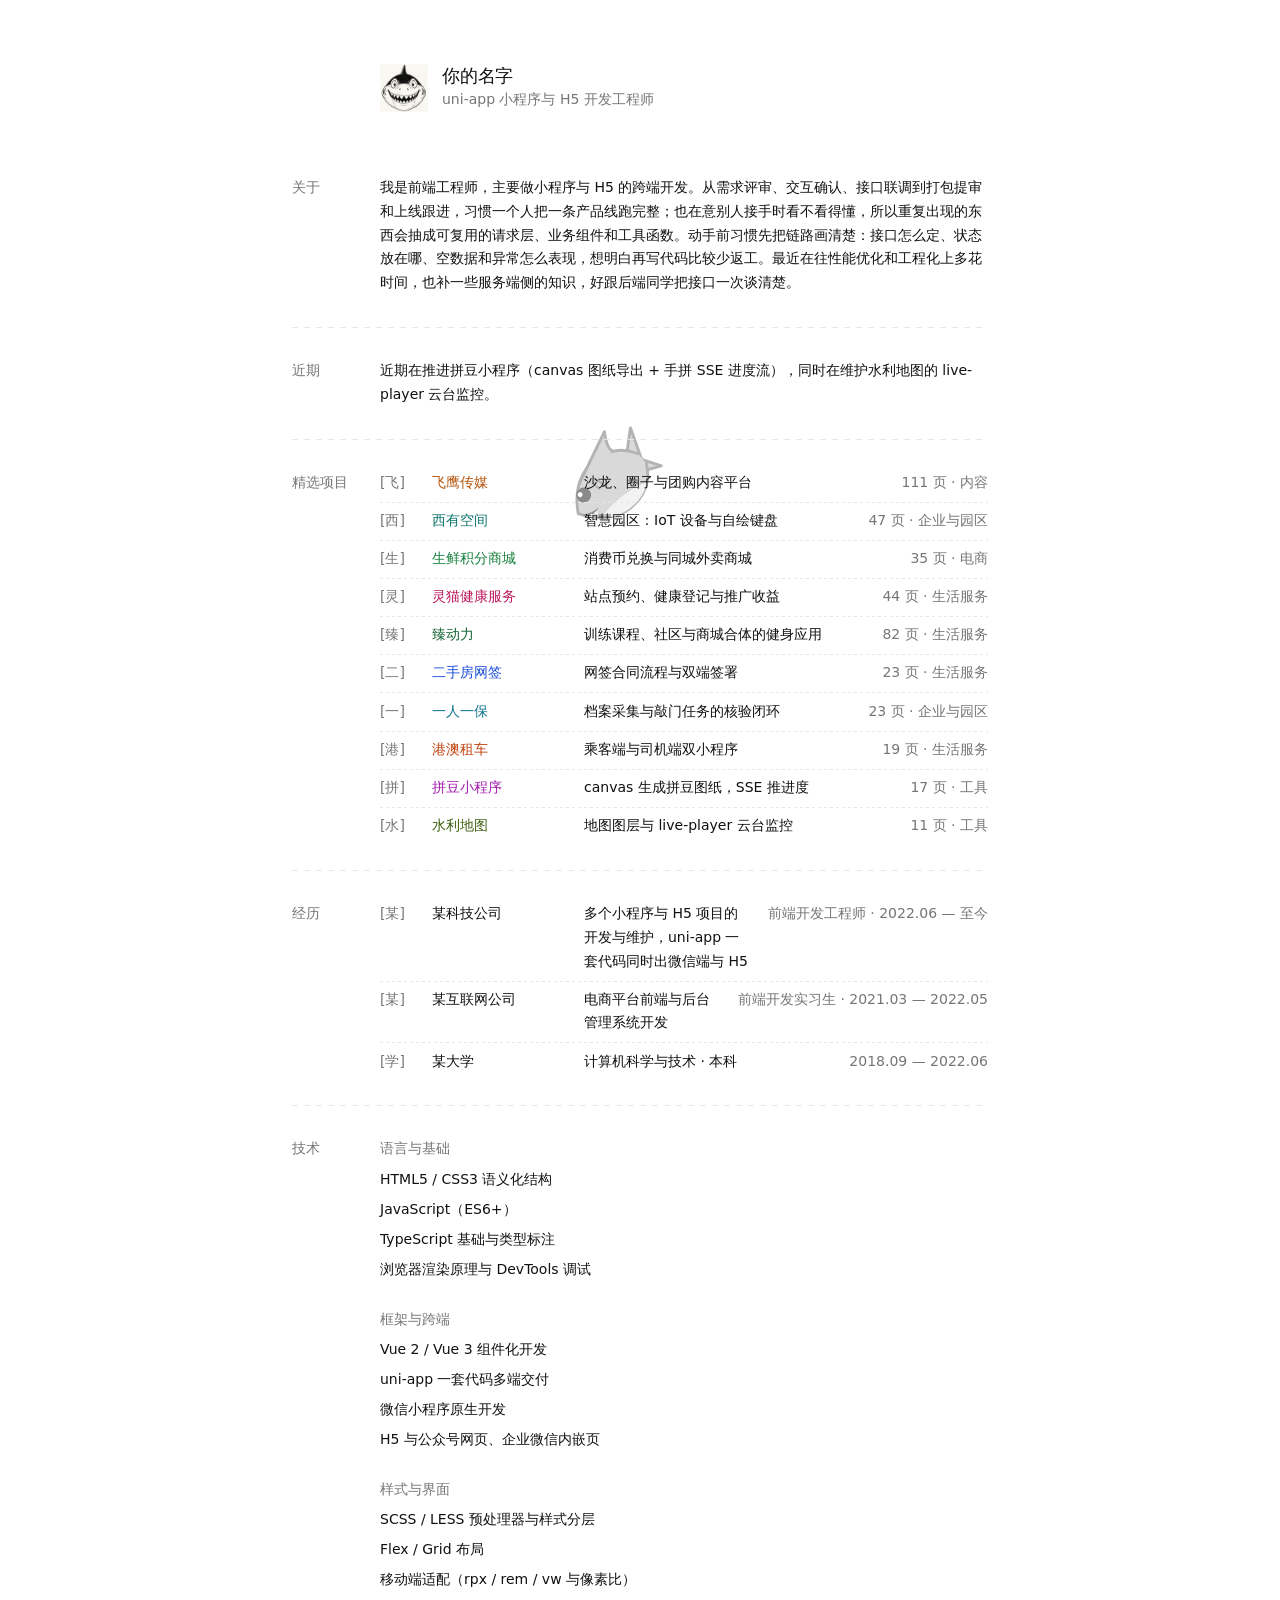
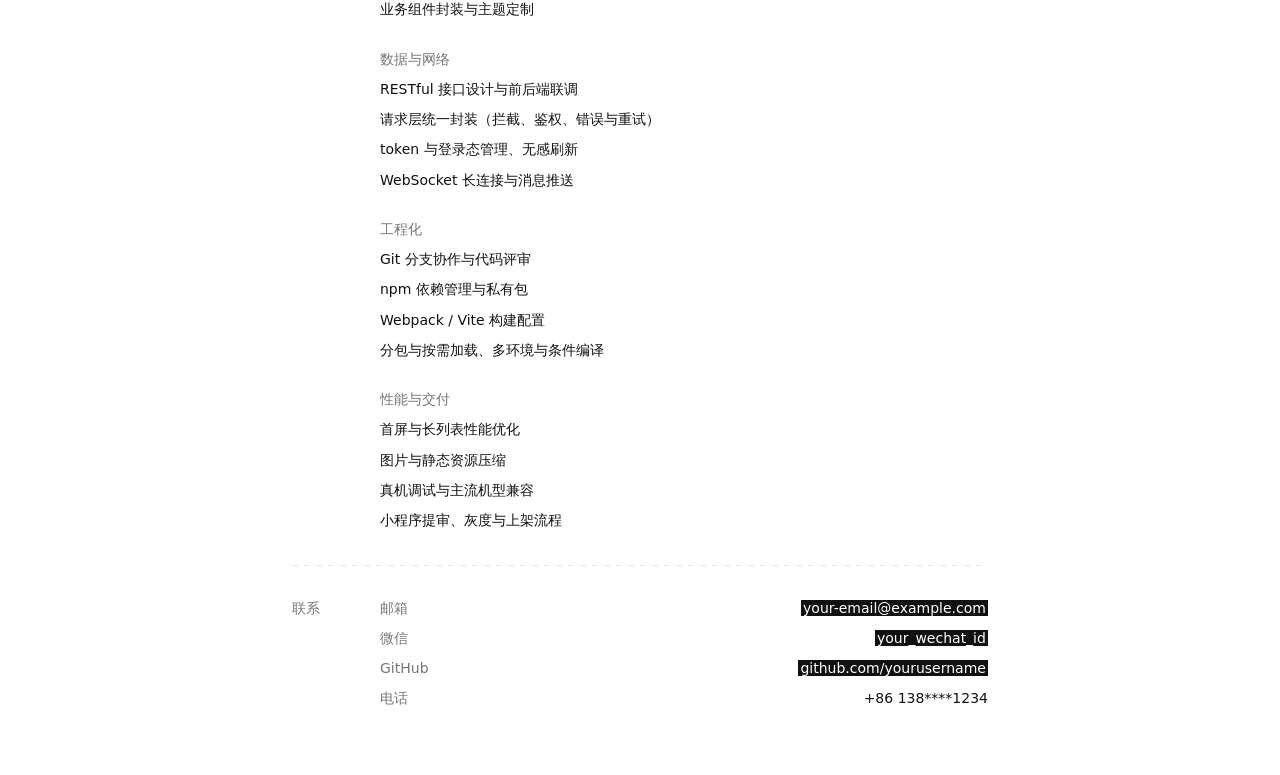
<file: index.html>
<!-- GENERATED BY scripts/build.js — 请勿手改 -->
<!DOCTYPE html>
<html lang="zh-CN">
<head>
<meta charset="UTF-8">
<meta name="viewport" content="width=device-width, initial-scale=1">
<meta name="description" content="你的名字 — uni-app 小程序与 H5 开发工程师，81 个小程序与 H5 项目">
<title>你的名字 | uni-app 小程序与 H5 开发工程师</title>
<link rel="icon" href="img/favicon.png">
<link rel="stylesheet" href="css/style.css">
</head>
<body>
<canvas class="shark" aria-hidden="true" width="0" height="0"></canvas>
<header class="masthead">
<img class="avatar" src="img/avatar.png" alt="你的名字" width="48" height="48">
<h1>你的名字</h1>
<p class="muted">uni-app 小程序与 H5 开发工程师</p>
</header>
<main>
<section class="row"><h2>关于</h2><div><p>我是前端工程师，主要做小程序与 H5 的跨端开发。从需求评审、交互确认、接口联调到打包提审和上线跟进，习惯一个人把一条产品线跑完整；也在意别人接手时看不看得懂，所以重复出现的东西会抽成可复用的请求层、业务组件和工具函数。动手前习惯先把链路画清楚：接口怎么定、状态放在哪、空数据和异常怎么表现，想明白再写代码比较少返工。最近在往性能优化和工程化上多花时间，也补一些服务端侧的知识，好跟后端同学把接口一次谈清楚。</p></div></section>
<section class="row"><h2>近期</h2><div><p>近期在推进拼豆小程序（canvas 图纸导出 + 手拼 SSE 进度流），同时在维护水利地图的 live-player 云台监控。</p></div></section>
<section class="row"><h2>精选项目</h2><div><ol class="index"><li><a href="case/feiying-media.html" class="c-feiying-media"><span class="num">[飞]</span><span class="client">飞鹰传媒</span><span class="title">沙龙、圈子与团购内容平台</span><span class="role">111 页 · 内容</span></a></li><li><a href="case/xiyou-space.html" class="c-xiyou-space"><span class="num">[西]</span><span class="client">西有空间</span><span class="title">智慧园区：IoT 设备与自绘键盘</span><span class="role">47 页 · 企业与园区</span></a></li><li><a href="case/shengxian-mall.html" class="c-shengxian-mall"><span class="num">[生]</span><span class="client">生鲜积分商城</span><span class="title">消费币兑换与同城外卖商城</span><span class="role">35 页 · 电商</span></a></li><li><a href="case/lingmao-health.html" class="c-lingmao-health"><span class="num">[灵]</span><span class="client">灵猫健康服务</span><span class="title">站点预约、健康登记与推广收益</span><span class="role">44 页 · 生活服务</span></a></li><li><a href="case/zhendongli.html" class="c-zhendongli"><span class="num">[臻]</span><span class="client">臻动力</span><span class="title">训练课程、社区与商城合体的健身应用</span><span class="role">82 页 · 生活服务</span></a></li><li><a href="case/ershoufang-wangqian.html" class="c-ershoufang-wangqian"><span class="num">[二]</span><span class="client">二手房网签</span><span class="title">网签合同流程与双端签署</span><span class="role">23 页 · 生活服务</span></a></li><li><a href="case/yiren-yibao.html" class="c-yiren-yibao"><span class="num">[一]</span><span class="client">一人一保</span><span class="title">档案采集与敲门任务的核验闭环</span><span class="role">23 页 · 企业与园区</span></a></li><li><a href="case/gangao-rentcar.html" class="c-gangao-rentcar"><span class="num">[港]</span><span class="client">港澳租车</span><span class="title">乘客端与司机端双小程序</span><span class="role">19 页 · 生活服务</span></a></li><li><a href="case/pindou-mini.html" class="c-pindou-mini"><span class="num">[拼]</span><span class="client">拼豆小程序</span><span class="title">canvas 生成拼豆图纸，SSE 推进度</span><span class="role">17 页 · 工具</span></a></li><li><a href="case/shuili-map.html" class="c-shuili-map"><span class="num">[水]</span><span class="client">水利地图</span><span class="title">地图图层与 live-player 云台监控</span><span class="role">11 页 · 工具</span></a></li></ol></div></section>
<section class="row"><h2>经历</h2><div><ol class="index"><li><span class="cell"><span class="num">[某]</span><span class="client">某科技公司</span><span class="title">多个小程序与 H5 项目的开发与维护，uni-app 一套代码同时出微信端与 H5</span><span class="role">前端开发工程师 · 2022.06 — 至今</span></span></li><li><span class="cell"><span class="num">[某]</span><span class="client">某互联网公司</span><span class="title">电商平台前端与后台管理系统开发</span><span class="role">前端开发实习生 · 2021.03 — 2022.05</span></span></li><li><span class="cell"><span class="num">[学]</span><span class="client">某大学</span><span class="title">计算机科学与技术 · 本科</span><span class="role">2018.09 — 2022.06</span></span></li></ol></div></section>
<section class="row"><h2>技术</h2><div><p class="group">语言与基础</p><ul class="plain"><li><span>HTML5 / CSS3 语义化结构</span><span class="muted"></span></li><li><span>JavaScript（ES6+）</span><span class="muted"></span></li><li><span>TypeScript 基础与类型标注</span><span class="muted"></span></li><li><span>浏览器渲染原理与 DevTools 调试</span><span class="muted"></span></li></ul><p class="group">框架与跨端</p><ul class="plain"><li><span>Vue 2 / Vue 3 组件化开发</span><span class="muted"></span></li><li><span>uni-app 一套代码多端交付</span><span class="muted"></span></li><li><span>微信小程序原生开发</span><span class="muted"></span></li><li><span>H5 与公众号网页、企业微信内嵌页</span><span class="muted"></span></li></ul><p class="group">样式与界面</p><ul class="plain"><li><span>SCSS / LESS 预处理器与样式分层</span><span class="muted"></span></li><li><span>Flex / Grid 布局</span><span class="muted"></span></li><li><span>移动端适配（rpx / rem / vw 与像素比）</span><span class="muted"></span></li><li><span>业务组件封装与主题定制</span><span class="muted"></span></li></ul><p class="group">数据与网络</p><ul class="plain"><li><span>RESTful 接口设计与前后端联调</span><span class="muted"></span></li><li><span>请求层统一封装（拦截、鉴权、错误与重试）</span><span class="muted"></span></li><li><span>token 与登录态管理、无感刷新</span><span class="muted"></span></li><li><span>WebSocket 长连接与消息推送</span><span class="muted"></span></li></ul><p class="group">工程化</p><ul class="plain"><li><span>Git 分支协作与代码评审</span><span class="muted"></span></li><li><span>npm 依赖管理与私有包</span><span class="muted"></span></li><li><span>Webpack / Vite 构建配置</span><span class="muted"></span></li><li><span>分包与按需加载、多环境与条件编译</span><span class="muted"></span></li></ul><p class="group">性能与交付</p><ul class="plain"><li><span>首屏与长列表性能优化</span><span class="muted"></span></li><li><span>图片与静态资源压缩</span><span class="muted"></span></li><li><span>真机调试与主流机型兼容</span><span class="muted"></span></li><li><span>小程序提审、灰度与上架流程</span><span class="muted"></span></li></ul></div></section>
<section class="row"><h2>联系</h2><div><ul class="plain"><li><span class="muted">邮箱</span><span><a href="mailto:your-email@example.com" class="hl">your-email@example.com</a></span></li><li><span class="muted">微信</span><span><span class="hl">your_wechat_id</span></span></li><li><span class="muted">GitHub</span><span><a href="https://github.com/yourusername" rel="noopener noreferrer" class="hl">github.com/yourusername</a></span></li><li><span class="muted">电话</span><span>+86 138****1234</span></li></ul></div></section>
</main>
<script>
(function () {
'use strict';
/* 首页巡游鲨鱼的运动内核。纯函数 + 常量，不碰 DOM、不读时钟、不发网络请求。
   本文件源码会被 scripts/build.js 剥掉末尾的 CommonJS 导出语句之后原样内联进 index.html，
   因此有两条硬约束（tests/shark.test.js 与构建期的可内联锁一起钉住）：
   ① 全文不出现外部依赖调用的字面串（连注释里都不行，锁是扫全文的）；
   ② 导出只允许文件末尾那一处，且这个词组不能再出现在别处 —— 注释里写了也会让「只有一处」的
      判定失败，所以本文件从头到尾只有末尾那一次它。 */

const CONST = {
  LENGTH_FACTOR: 0.09, LENGTH_MIN: 56, LENGTH_MAX: 96,
  SPEED_FACTOR: 0.8, SPEED_MIN: 45, SPEED_MAX: 75,
  SPEED_WANDER_MIN: 0.8, SPEED_WANDER_MAX: 1.6,
  WANDER_RANGE: 0.6, TURN_MAX: 1.2,
  TURN_HOLD_MIN: 2, TURN_HOLD_MAX: 4,
  ACCEL: 120,
  TAIL_SWING: 14 * Math.PI / 180,
  TAIL_BASE: 6, TAIL_GAIN: 8, TAIL_RATE_MIN: 4, TAIL_RATE_MAX: 16,
  MARGIN_FACTOR: 0.6,
  AVOID_FACTOR: 1.6, STARTLE_GAIN: 3.2, STARTLE_MAX: 220, RELAX_SECONDS: 1.5,
  PULSE_SECONDS: 0.6, PULSE_SPEED: 1.5, PULSE_TAIL: 2,
  DT_CAP: 0.05,
};

const clamp = (v, lo, hi) => (v < lo ? lo : v > hi ? hi : v);
const bodyLength = (vw) => clamp(vw * CONST.LENGTH_FACTOR, CONST.LENGTH_MIN, CONST.LENGTH_MAX);
const baseSpeed = (L) => clamp(L * CONST.SPEED_FACTOR, CONST.SPEED_MIN, CONST.SPEED_MAX);
const marginOf = (L) => CONST.MARGIN_FACTOR * L;
const avoidRadius = (L) => CONST.AVOID_FACTOR * L;

/* 取最短弧的角差：+π 以内怎么转都算近路，避免「往右转一大圈」这种绕远。 */
function angleDelta(target, current) {
  let d = (target - current) % (Math.PI * 2);
  if (d > Math.PI) d -= Math.PI * 2;
  if (d < -Math.PI) d += Math.PI * 2;
  return d;
}

/* mulberry32：32 位种子 PRNG。浏览器端用 Date.now() 播种（每次打开路径不同），
   测试端注入固定 seed，因此可复现。 */
function mulberry32(seed) {
  let a = seed >>> 0;
  return function () {
    a = (a + 0x6d2b79f5) >>> 0;
    let t = a;
    t = Math.imul(t ^ (t >>> 15), t | 1);
    t ^= t + Math.imul(t ^ (t >>> 7), t | 61);
    return ((t ^ (t >>> 14)) >>> 0) / 4294967296;
  };
}

const facingLeft = (state) => Math.cos(state.heading) < 0;

function bounds(viewport) {
  const m = marginOf(bodyLength(viewport.w));
  return { lo: m, hiX: Math.max(m, viewport.w - m), hiY: Math.max(m, viewport.h - m) };
}

function clampInto(state, viewport) {
  const b = bounds(viewport);
  return Object.assign({}, state, { x: clamp(state.x, b.lo, b.hiX), y: clamp(state.y, b.lo, b.hiY) });
}

function initialState(viewport, rand) {
  const L = bodyLength(viewport.w);
  const b = bounds(viewport);
  const x = b.lo + rand() * Math.max(1, b.hiX - b.lo);
  const y = b.lo + rand() * Math.max(1, b.hiY - b.lo);
  /* 出生朝向对着视心，左右各让出半个巡游偏摆量。
     原稿给的是全随机朝向：落在边界带里又正好朝外时，它落地的第一件事就是贴着墙滑行掉头。 */
  const toCenter = Math.atan2((b.lo + b.hiY) / 2 - y, (b.lo + b.hiX) / 2 - x);
  return {
    x, y,
    heading: toCenter + (rand() * 2 - 1) * (CONST.WANDER_RANGE / 2),
    speed: baseSpeed(L),
    tailPhase: rand() * Math.PI * 2,
    turnBias: 0, turnTimer: 0, cruise: baseSpeed(L), startle: 0, pulse: 0,
  };
}

/* 一帧前推。dt 钳到 DT_CAP，防止切走标签页再回来时一次跳一大步。
   三层意图按优先级合成：巡游意图 →（被指针压制时）逃离方向 →（法向余量不足时）指向视心。 */
function step(state, viewport, dt, rand, pointer) {
  const L = bodyLength(viewport.w);
  const v0 = baseSpeed(L);
  const b = bounds(viewport);
  const s = clamp(dt, 0, CONST.DT_CAP);
  const step2 = Math.max(s, 1e-4);
  let { x, y, heading, speed, tailPhase, turnBias, turnTimer, cruise, startle, pulse } = state;

  turnTimer -= s;
  if (turnTimer <= 0) {
    turnBias = (rand() * 2 - 1) * CONST.WANDER_RANGE;
    cruise = v0 * (CONST.SPEED_WANDER_MIN + rand() * (CONST.SPEED_WANDER_MAX - CONST.SPEED_WANDER_MIN));
    turnTimer = CONST.TURN_HOLD_MIN + rand() * (CONST.TURN_HOLD_MAX - CONST.TURN_HOLD_MIN);
  }

  const R = avoidRadius(L);
  const dist = pointer ? Math.hypot(pointer.x - x, pointer.y - y) : Infinity;
  startle = dist < R ? 1 : Math.max(0, startle - s / CONST.RELAX_SECONDS);
  pulse = Math.max(0, pulse - s / CONST.PULSE_SECONDS);

  /* 巡游意图是一笔「可消耗的转向额度」：turnBias 存的是这次意图还剩多少角度没转完，
     每帧按角速度上限转掉一点，转完就直游到下一次意图。
     原稿写成 angleDelta(heading + turnBias, heading) —— 目标跟着当前朝向一起走，
     want 恒等于 turnBias，want/dt ≈ 36 rad/s 每帧都被钳到 TURN_MAX，于是它永远满舵画圆
     （实测满舵帧 100.00%，4× 放大下轨迹是一串闭合正圆；每帧都在以 speed/TURN_MAX 的半径
     拐弯，该半径随速度游走在身长的 0.53–1.07 倍之间），
     规格 §4 第 2 条「这是巡游而非抖动的关键」根本没成立。 */
  let want = turnBias;
  let cruiseIntent = true;
  if (dist < R) {
    const w = 1 - dist / R;
    const flee = dist < 1 ? heading + Math.PI : Math.atan2(y - pointer.y, x - pointer.x);
    want = want * (1 - w) + angleDelta(flee, heading) * w;
    cruiseIntent = false;
  }

  /* 贴边前瞻。原稿只在「下一帧就越界」时才指向视心，那一刻它已经压在边界线上：
     以 TURN_MAX 的角速率掉头要 1~2 秒，期间每一帧都被夹取钉在线上，变成沿墙滑行
     （实跑 4000 帧有 41.6% 的帧贴边，等于测试想钉死的反面）。
     这里改成提前量判定：只看「正在朝外」的那两侧，任一侧的法向余量小于带状区宽度就改指向视心。
     带状区 = avoidRadius 与 2 倍转弯半径（转弯半径 = speed / 本帧角速率上限）取大者 ——
     沿法向外冲的最远距离正好是一个转弯半径（拐完四分之一弧就反向），取 2 倍是留一倍余量，
     不是风格选择。 */
  const cx = (b.lo + b.hiX) / 2;
  const cy = (b.lo + b.hiY) / 2;
  const turnCap = CONST.TURN_MAX * (1 + startle);
  const radius = speed / Math.max(turnCap, 1e-6);
  /* band 的下界 R 就是 avoidRadius（复用 AVOID_FACTOR）：调指针惊扰的远近，会连带改变鲨鱼
     提前多少像素开始掉头。 */
  const band = Math.max(R, 2 * radius);
  const ux = Math.cos(heading);
  const uy = Math.sin(heading);
  const roomX = ux > 1e-9 ? b.hiX - x : (ux < -1e-9 ? x - b.lo : Infinity);
  const roomY = uy > 1e-9 ? b.hiY - y : (uy < -1e-9 ? y - b.lo : Infinity);
  if (roomX < band || roomY < band) {
    want = angleDelta(Math.atan2(cy - y, cx - x), heading);
    cruiseIntent = false;
  }

  const turned = clamp(want / step2, -turnCap, turnCap) * s;
  heading += turned;
  /* 只有巡游意图自己说了算的帧才消耗额度；被逃离或向心接管的帧把额度留着，
     扰动过后这次转向还会继续。|turnBias| < turnCap*s 时 turned 恰好等于 turnBias，
     额度归零而不是过冲。 */
  if (cruiseIntent) turnBias -= turned;

  const fleeing = startle > 0 ? Math.min(v0 * CONST.STARTLE_GAIN, CONST.STARTLE_MAX) : cruise;
  const target = fleeing * (1 + pulse * (CONST.PULSE_SPEED - 1));
  speed += clamp((target - speed) / step2, -CONST.ACCEL, CONST.ACCEL) * s;

  x += Math.cos(heading) * speed * s;
  y += Math.sin(heading) * speed * s;

  const tailRate = clamp(CONST.TAIL_BASE + CONST.TAIL_GAIN * (speed / v0 - 1),
    CONST.TAIL_RATE_MIN, CONST.TAIL_RATE_MAX) * (1 + pulse * (CONST.PULSE_TAIL - 1));
  tailPhase += tailRate * s;

  return clampInto({ x, y, heading, speed, tailPhase, turnBias, turnTimer, cruise, startle, pulse }, viewport);
}

/* 点击脉冲：只置位，衰减交给后续 step。不产生粒子、不改变位置。 */
function pulse(state) {
  return Object.assign({}, state, { pulse: 1 });
}

/* ---- 配色与绘制 ---- */

/* 三层角色：line 定剪影（决定看不看得见），fill 是正文会经过的大面（决定抢不抢字），
   belly/eye/ink 只是层次。识别度靠形状不靠明暗 —— 填充只比纸底暗 1.4 左右。
   ink 是 2026-10-15 形状改版新增的一档（眼睛与口腔专用），替掉原 pupil：
   浅色 #b5b5b5 对白底只有 1.86、深色 #4a4a4a 压在填充 #2d2d2d 上只有 1.53，
   在 56–96px 的实际尺寸下眼睛等于没有，「可爱」立不住。 */
const PALETTE = {
  light: { page: '#ffffff', text: '#111111', fill: '#d9d9d9', line: '#b3b3b3', belly: '#f2f2f2', eye: '#fafafa', ink: '#8a8a8a' },
  dark: { page: '#0e0e0e', text: '#ececec', fill: '#2d2d2d', line: '#4a4a4a', belly: '#1a1a1a', eye: '#1a1a1a', ink: '#8f8f8f' },
};
const palette = (dark) => (dark ? PALETTE.dark : PALETTE.light);

/* 摆尾角：纯读 tailPhase，不消耗随机源 —— 运动路径上的 rand() 调用次数与顺序不受绘制影响。 */
const tailAngle = (state) => Math.sin(state.tailPhase) * CONST.TAIL_SWING;

function poly(ctx, pts) {
  ctx.beginPath();
  ctx.moveTo(pts[0][0], pts[0][1]);
  for (let i = 1; i < pts.length; i++) ctx.lineTo(pts[i][0], pts[i][1]);
  ctx.closePath();
}

/* 只描首尾不闭合。鳍的底边由身体盖住，画出闭合边就等于在身上留一条割线。 */
function outline(ctx, pts) {
  ctx.beginPath();
  ctx.moveTo(pts[0][0], pts[0][1]);
  for (let i = 1; i < pts.length; i++) ctx.lineTo(pts[i][0], pts[i][1]);
}

/* 三次贝塞尔取点，供背鳍采样背线 */
function bez(p0, p1, p2, p3, t) {
  const m = 1 - t;
  return [
    m * m * m * p0[0] + 3 * m * m * t * p1[0] + 3 * m * t * t * p2[0] + t * t * t * p3[0],
    m * m * m * p0[1] + 3 * m * m * t * p1[1] + 3 * m * t * t * p2[1] + t * t * t * p3[1],
  ];
}

/* 全部坐标以「身长 100 单位」为坐标系，重心在原点，头朝 +X。
   背鳍底边的两端是背线上的采样点 —— 鳍根与背线同源，改身体也不会让鳍「长脚」。 */
const BACK_A = [[47, 0], [39, -14], [24, -29.8], [2, -31]];
const BACK_B = [[2, -31], [-20, -32], [-34, -20.5], [-41, -6.5]];
const FIN_FRONT_T = 0.58;
const FIN_BACK_T = 0.44;
const FIN_TIP = [-7, -21];
/* 背鳍后缘的控制点（相对鳍根）：内凹才是鲨鱼背鳍，直边后缘是一块三角帆。 */
const FIN_REAR_CTRL = [2.5, -7];

/* 上下两条轮廓各自收在尾柄的 -6.5 / +6.5 上（v6 从 ±8 收细）。曾经把上轮廓的终点写成 +8，
   它穿过中心线跑到肚皮那一侧，与镜像的下轮廓在尾根交叉成一个 X。 */
function bodyPath(ctx) {
  ctx.beginPath();
  ctx.moveTo(47, 0);
  ctx.bezierCurveTo(39, -14, 24, -29.8, 2, -31);
  ctx.bezierCurveTo(-20, -32, -34, -20.5, -41, -6.5);
  ctx.lineTo(-41, 6.5);
  ctx.bezierCurveTo(-34, 20.5, -20, 32, 2, 31);
  ctx.bezierCurveTo(24, 29.8, 39, 14, 47, 0);
  ctx.closePath();
}

/* 描边只描上下两条长轮廓，不描尾柄那条短直边：尾鳍先画、身体后画，
   那条直边会在尾根上横切一刀（4× 放大下就是一道断口）。 */
function bodyEdges(ctx) {
  ctx.beginPath();
  ctx.moveTo(47, 0);
  ctx.bezierCurveTo(39, -14, 24, -29.8, 2, -31);
  ctx.bezierCurveTo(-20, -32, -34, -20.5, -41, -6.5);
  ctx.moveTo(-41, 6.5);
  ctx.bezierCurveTo(-34, 20.5, -20, 32, 2, 31);
  ctx.bezierCurveTo(24, 29.8, 39, 14, 47, 0);
}

/* 尾鳍：上叶是下叶的 1.8 倍 —— 鲨鱼尾最认得出的特征，原稿画成了上下同形。
   先画尾再画身体，接缝被身体盖掉。 */
function drawTail(ctx, state, c) {
  ctx.save();
  ctx.fillStyle = c.fill;
  ctx.strokeStyle = c.line;
  ctx.translate(-36, 0);
  ctx.rotate(tailAngle(state));
  const pts = [[13, -6], [-15, -33], [-4, 0], [-16, 18], [13, 6]];
  poly(ctx, pts);
  ctx.fill();
  outline(ctx, pts);
  ctx.stroke();
  ctx.restore();
}

/* 背鳍：底边两端采自背线，画在身体之后 —— 它的同色填充正好盖掉穿过鳍根的那段背线，
   前缘直、后缘内凹，两条外露边落在背线上的采样点与轮廓无缝相接。 */
function drawDorsal(ctx, c) {
  const front = bez(BACK_A[0], BACK_A[1], BACK_A[2], BACK_A[3], FIN_FRONT_T);
  const back = bez(BACK_B[0], BACK_B[1], BACK_B[2], BACK_B[3], FIN_BACK_T);
  const tip = [back[0] + FIN_TIP[0], back[1] + FIN_TIP[1]];
  const ctrl = [back[0] + FIN_REAR_CTRL[0], back[1] + FIN_REAR_CTRL[1]];
  const trace = (ctx2) => {
    ctx2.beginPath();
    ctx2.moveTo(front[0], front[1]);
    ctx2.lineTo(tip[0], tip[1]);
    ctx2.quadraticCurveTo(ctrl[0], ctrl[1], back[0], back[1]);
  };
  trace(ctx);
  ctx.closePath();
  ctx.fillStyle = c.fill;
  ctx.fill();
  trace(ctx);
  ctx.strokeStyle = c.line;
  ctx.stroke();
}

function drawBody(ctx, c) {
  ctx.save();
  bodyPath(ctx);
  ctx.fillStyle = c.fill;
  ctx.fill();
  ctx.strokeStyle = c.line;
  bodyEdges(ctx);
  ctx.stroke();
  /* 肚皮裁剪在身体路径内：边缘跟着同一条轮廓走，不会出现两层椭圆对不齐的台阶。 */
  ctx.save();
  bodyPath(ctx);
  ctx.clip();
  ctx.beginPath();
  ctx.ellipse(6, 32, 44, 16, 0, 0, Math.PI * 2);
  ctx.fillStyle = c.belly;
  ctx.fill();
  ctx.restore();
  ctx.restore();
}

function drawFace(ctx, c) {
  ctx.save();
  /* 鳃裂：两道短线。三道在 4× 下读成「///」划痕而不是鳃。 */
  ctx.strokeStyle = c.line;
  ctx.lineWidth = 2.4;
  [15, 9].forEach((x) => {
    ctx.beginPath();
    ctx.moveTo(x, -14);
    ctx.lineTo(x - 1.5, -5.5);
    ctx.stroke();
  });
  /* 嘴：深色月牙口腔 + 两颗收在月牙内的牙。
     原稿是一排六颗白牙直接叠在浅灰身上、还画在身体中段，糊成一团又不长在嘴上。 */
  ctx.beginPath();
  ctx.moveTo(27, 9);
  ctx.quadraticCurveTo(37, 14, 45, 3);
  ctx.quadraticCurveTo(36, 9.5, 27, 9);
  ctx.closePath();
  ctx.fillStyle = c.ink;
  ctx.fill();
  ctx.fillStyle = c.eye;
  [[32, 10.2], [38, 9]].forEach((p) => {
    poly(ctx, [[p[0] - 2.1, p[1]], [p[0] + 2.1, p[1]], [p[0], p[1] + 3.4]]);
    ctx.fill();
  });
  ctx.fillStyle = c.ink;
  ctx.beginPath();
  ctx.arc(30, -11, 7.8, 0, Math.PI * 2);
  ctx.fill();
  ctx.fillStyle = c.eye;
  ctx.beginPath();
  ctx.arc(32.5, -13.8, 2.6, 0, Math.PI * 2);
  ctx.fill();
  ctx.restore();
}

function render(ctx, state, view) {
  const L = bodyLength(view.w);
  const c = palette(!!view.dark);
  ctx.save();
  ctx.setTransform(view.dpr, 0, 0, view.dpr, 0, 0);
  ctx.clearRect(0, 0, view.w, view.h);
  ctx.translate(state.x, state.y);
  ctx.rotate(state.heading);
  if (facingLeft(state)) ctx.scale(1, -1); // 朝左时翻回正，肚皮永远朝下
  ctx.scale(L / 100, L / 100);
  ctx.lineJoin = 'round';
  ctx.lineCap = 'round';
  ctx.lineWidth = 3;
  drawTail(ctx, state, c);
  drawBody(ctx, c);
  drawDorsal(ctx, c);
  drawFace(ctx, c);
  ctx.restore();
}
var canvas = document.querySelector('canvas.shark');
if (!canvas || !canvas.getContext) return;
if (window.matchMedia && window.matchMedia('(prefers-reduced-motion: reduce)').matches) return;
var ctx = canvas.getContext('2d');
/* getContext 存在 ≠ 拿得到上下文：浏览器耗尽画布上下文时它返回 null，那是文档化行为。
   装饰动效拿不到上下文就整个不启动，而不是让 render 第一帧就抛。
   （反过来不给 requestAnimationFrame 加存在性判断：没有 rAF 的浏览器也没有可用的 canvas。） */
if (!ctx) return;
/* 种子按天稳定：同一天内刷新，鲨鱼的起点与朝向一致（否则每刷一次就换一个地方，
   截图核对与观感调试全被打断），隔天换一条路线。
   不用 sessionStorage 存坐标（那能做到「刷新后接着游」）—— 本站产物必须在 file:// 下可用，
   而 file:// 是不透明源，那边存储会直接抛 SecurityError，为一个装饰动效不值。 */
var rand = mulberry32(Math.floor(Date.now() / 864e5) >>> 0);
var pointer = null, state = null, raf = 0, last = 0;
function view() {
  var w = Math.max(1, window.innerWidth), h = Math.max(1, window.innerHeight);
  return { w: w, h: h, dpr: Math.min(window.devicePixelRatio || 1, 2),
    dark: !!(window.matchMedia && window.matchMedia('(prefers-color-scheme: dark)').matches) };
}
function size() {
  var v = view();
  canvas.width = Math.round(v.w * v.dpr);
  canvas.height = Math.round(v.h * v.dpr);
  canvas.style.width = v.w + 'px';
  canvas.style.height = v.h + 'px';
  state = state ? clampInto(state, v) : initialState(v, rand);
}
function frame(now) {
  var v = view();
  var dt = last ? (now - last) / 1000 : 1 / 60;
  last = now;
  state = step(state, v, dt, rand, pointer);
  render(ctx, state, v);
  raf = window.requestAnimationFrame(frame);
}
function start() { if (!raf) { last = 0; raf = window.requestAnimationFrame(frame); } }
function stop() { if (raf) { window.cancelAnimationFrame(raf); raf = 0; } }
window.addEventListener('resize', size);
window.addEventListener('pointermove', function (e) { pointer = { x: e.clientX, y: e.clientY }; });
window.addEventListener('pointerdown', function (e) {
  pointer = { x: e.clientX, y: e.clientY };
  state = pulse(state);
});
window.addEventListener('pointerout', function () { pointer = null; });
window.addEventListener('blur', function () { pointer = null; });
document.addEventListener('visibilitychange', function () { if (document.hidden) stop(); else start(); });
size();
start();
})();
</script>
</body>
</html>
</file>
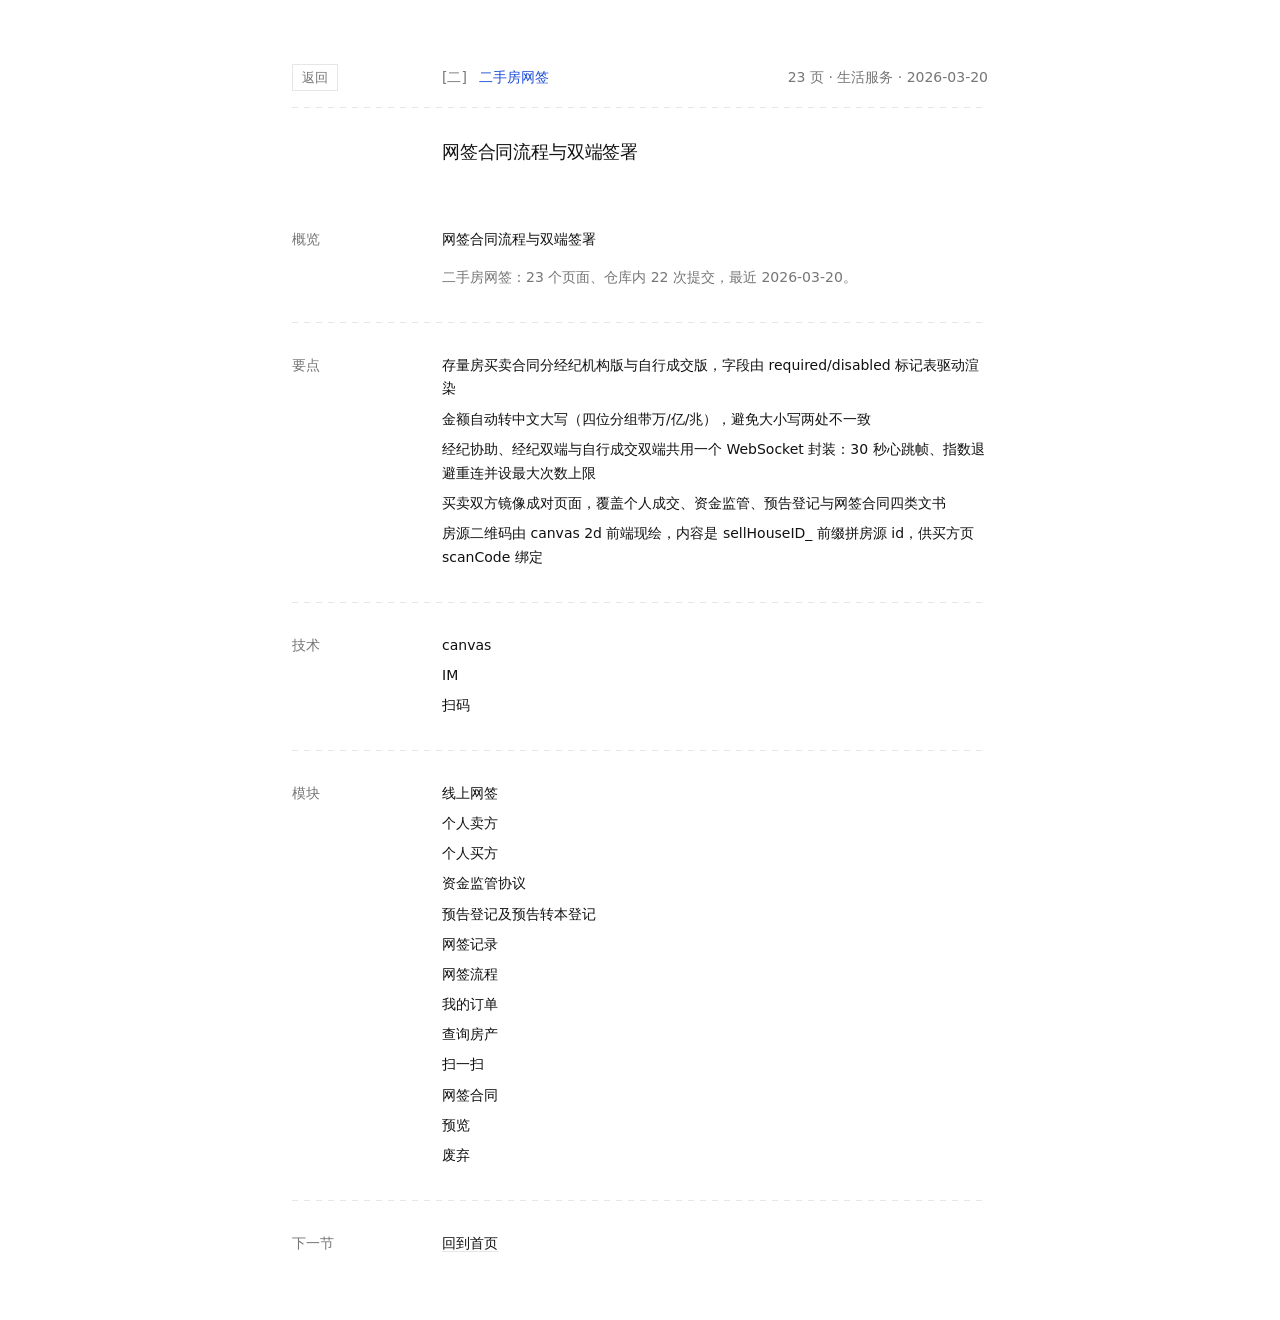
<file: case/ershoufang-wangqian.html>
<!-- GENERATED BY scripts/build.js — 请勿手改 -->
<!DOCTYPE html>
<html lang="zh-CN">
<head>
<meta charset="UTF-8">
<meta name="viewport" content="width=device-width, initial-scale=1">
<meta name="description" content="网签合同流程与双端签署">
<title>二手房网签 | 网签合同流程与双端签署</title>
<link rel="icon" href="../img/favicon.png">
<link rel="stylesheet" href="../css/style.css">
</head>
<body class="case-study c-ershoufang-wangqian">

<div class="cs-head">
<a class="back" href="../index.html">返回</a>
<div class="cs-line"><span class="cs-key">[二]</span><span class="cs-company">二手房网签</span>
<span class="cs-meta">23 页 · 生活服务 · 2026-03-20</span></div>
</div>
<hr class="dashed">
<main>
<h1 class="cs-title">网签合同流程与双端签署</h1>
<section class="row"><h2>概览</h2><div><p>网签合同流程与双端签署</p><p class="muted">二手房网签：23 个页面、仓库内 22 次提交，最近 2026-03-20。</p></div></section>
<section class="row"><h2>要点</h2><div><ul class="plain"><li><span>存量房买卖合同分经纪机构版与自行成交版，字段由 required/disabled 标记表驱动渲染</span><span class="muted"></span></li><li><span>金额自动转中文大写（四位分组带万/亿/兆），避免大小写两处不一致</span><span class="muted"></span></li><li><span>经纪协助、经纪双端与自行成交双端共用一个 WebSocket 封装：30 秒心跳帧、指数退避重连并设最大次数上限</span><span class="muted"></span></li><li><span>买卖双方镜像成对页面，覆盖个人成交、资金监管、预告登记与网签合同四类文书</span><span class="muted"></span></li><li><span>房源二维码由 canvas 2d 前端现绘，内容是 sellHouseID_ 前缀拼房源 id，供买方页 scanCode 绑定</span><span class="muted"></span></li></ul></div></section>
<section class="row"><h2>技术</h2><div><ul class="plain"><li><span>canvas</span><span class="muted"></span></li><li><span>IM</span><span class="muted"></span></li><li><span>扫码</span><span class="muted"></span></li></ul></div></section>
<section class="row"><h2>模块</h2><div><ul class="plain"><li><span>线上网签</span><span class="muted"></span></li><li><span>个人卖方</span><span class="muted"></span></li><li><span>个人买方</span><span class="muted"></span></li><li><span>资金监管协议</span><span class="muted"></span></li><li><span>预告登记及预告转本登记</span><span class="muted"></span></li><li><span>网签记录</span><span class="muted"></span></li><li><span>网签流程</span><span class="muted"></span></li><li><span>我的订单</span><span class="muted"></span></li><li><span>查询房产</span><span class="muted"></span></li><li><span>扫一扫</span><span class="muted"></span></li><li><span>网签合同</span><span class="muted"></span></li><li><span>预览</span><span class="muted"></span></li><li><span>废弃</span><span class="muted"></span></li></ul></div></section>
<section class="row"><h2>下一节</h2><div><p><a class="ul" href="../index.html">回到首页</a></p></div></section>
</main>

</body>
</html>
</file>
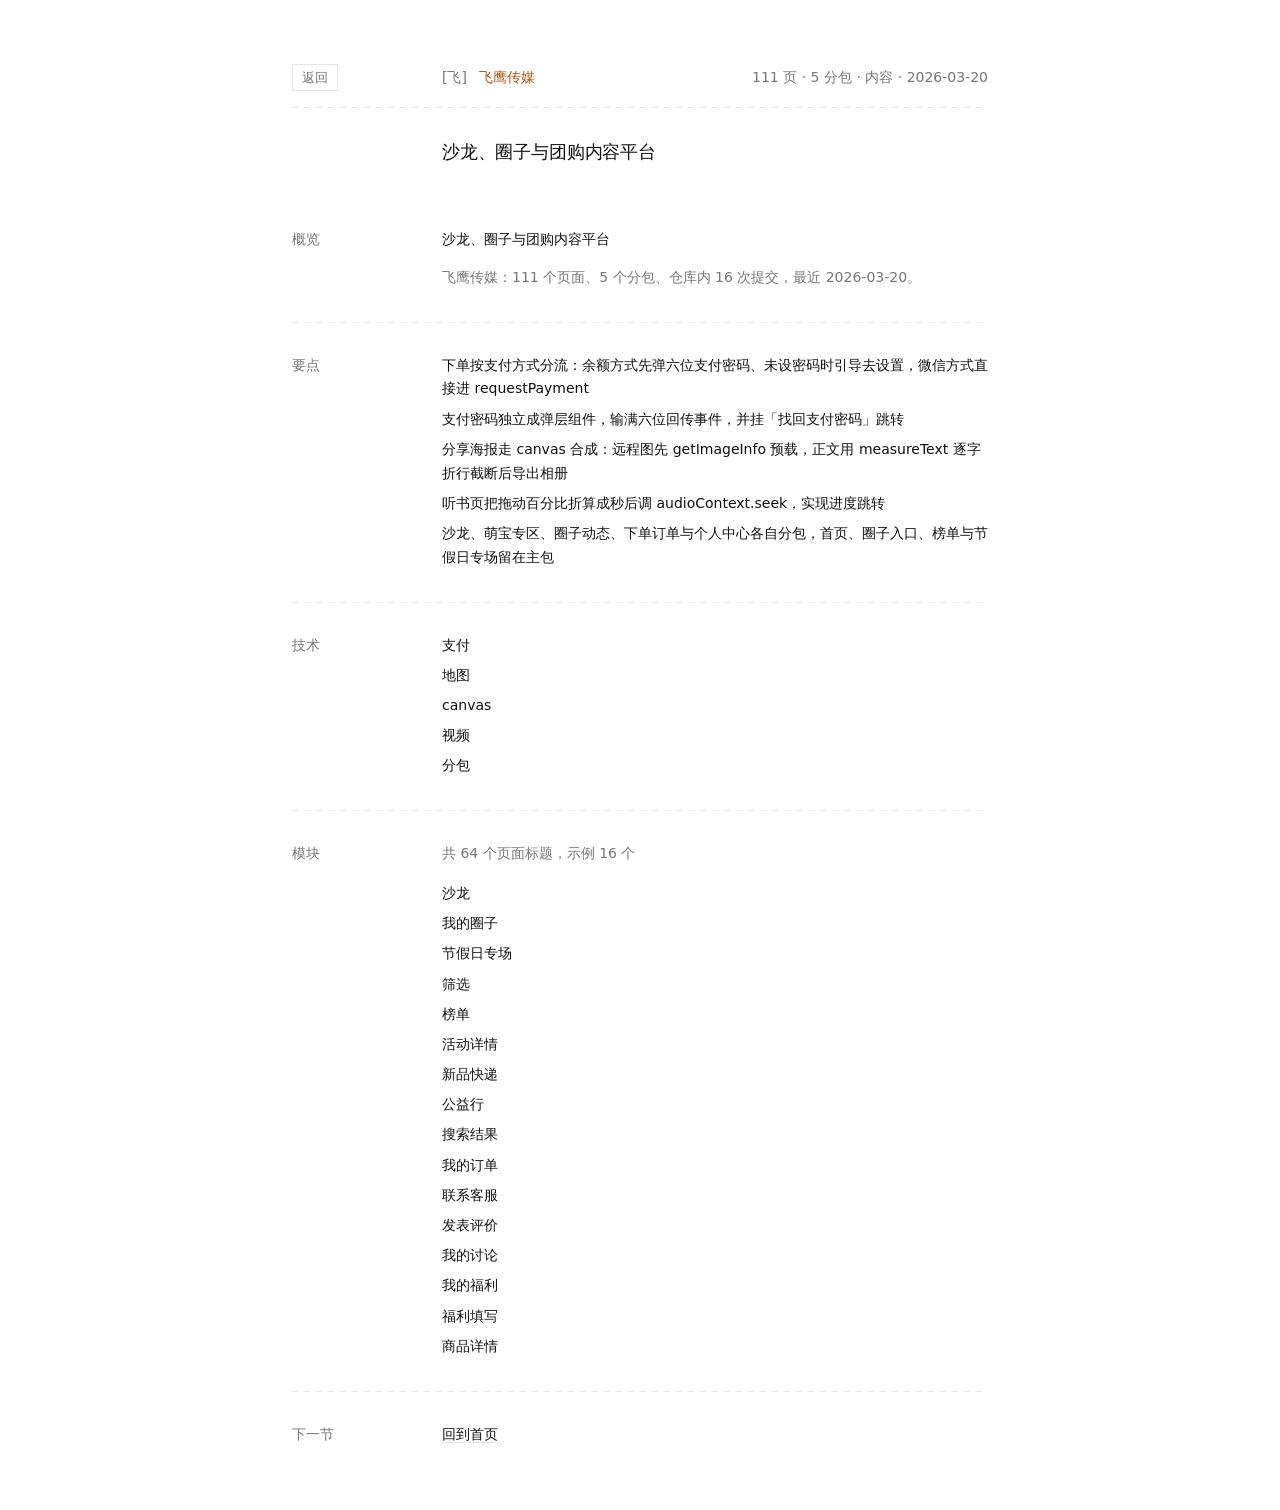
<file: case/feiying-media.html>
<!-- GENERATED BY scripts/build.js — 请勿手改 -->
<!DOCTYPE html>
<html lang="zh-CN">
<head>
<meta charset="UTF-8">
<meta name="viewport" content="width=device-width, initial-scale=1">
<meta name="description" content="沙龙、圈子与团购内容平台">
<title>飞鹰传媒 | 沙龙、圈子与团购内容平台</title>
<link rel="icon" href="../img/favicon.png">
<link rel="stylesheet" href="../css/style.css">
</head>
<body class="case-study c-feiying-media">

<div class="cs-head">
<a class="back" href="../index.html">返回</a>
<div class="cs-line"><span class="cs-key">[飞]</span><span class="cs-company">飞鹰传媒</span>
<span class="cs-meta">111 页 · 5 分包 · 内容 · 2026-03-20</span></div>
</div>
<hr class="dashed">
<main>
<h1 class="cs-title">沙龙、圈子与团购内容平台</h1>
<section class="row"><h2>概览</h2><div><p>沙龙、圈子与团购内容平台</p><p class="muted">飞鹰传媒：111 个页面、5 个分包、仓库内 16 次提交，最近 2026-03-20。</p></div></section>
<section class="row"><h2>要点</h2><div><ul class="plain"><li><span>下单按支付方式分流：余额方式先弹六位支付密码、未设密码时引导去设置，微信方式直接进 requestPayment</span><span class="muted"></span></li><li><span>支付密码独立成弹层组件，输满六位回传事件，并挂「找回支付密码」跳转</span><span class="muted"></span></li><li><span>分享海报走 canvas 合成：远程图先 getImageInfo 预载，正文用 measureText 逐字折行截断后导出相册</span><span class="muted"></span></li><li><span>听书页把拖动百分比折算成秒后调 audioContext.seek，实现进度跳转</span><span class="muted"></span></li><li><span>沙龙、萌宝专区、圈子动态、下单订单与个人中心各自分包，首页、圈子入口、榜单与节假日专场留在主包</span><span class="muted"></span></li></ul></div></section>
<section class="row"><h2>技术</h2><div><ul class="plain"><li><span>支付</span><span class="muted"></span></li><li><span>地图</span><span class="muted"></span></li><li><span>canvas</span><span class="muted"></span></li><li><span>视频</span><span class="muted"></span></li><li><span>分包</span><span class="muted"></span></li></ul></div></section>
<section class="row"><h2>模块</h2><div><p class="stats">共 64 个页面标题，示例 16 个</p><ul class="plain"><li><span>沙龙</span><span class="muted"></span></li><li><span>我的圈子</span><span class="muted"></span></li><li><span>节假日专场</span><span class="muted"></span></li><li><span>筛选</span><span class="muted"></span></li><li><span>榜单</span><span class="muted"></span></li><li><span>活动详情</span><span class="muted"></span></li><li><span>新品快递</span><span class="muted"></span></li><li><span>公益行</span><span class="muted"></span></li><li><span>搜索结果</span><span class="muted"></span></li><li><span>我的订单</span><span class="muted"></span></li><li><span>联系客服</span><span class="muted"></span></li><li><span>发表评价</span><span class="muted"></span></li><li><span>我的讨论</span><span class="muted"></span></li><li><span>我的福利</span><span class="muted"></span></li><li><span>福利填写</span><span class="muted"></span></li><li><span>商品详情</span><span class="muted"></span></li></ul></div></section>
<section class="row"><h2>下一节</h2><div><p><a class="ul" href="../index.html">回到首页</a></p></div></section>
</main>

</body>
</html>
</file>
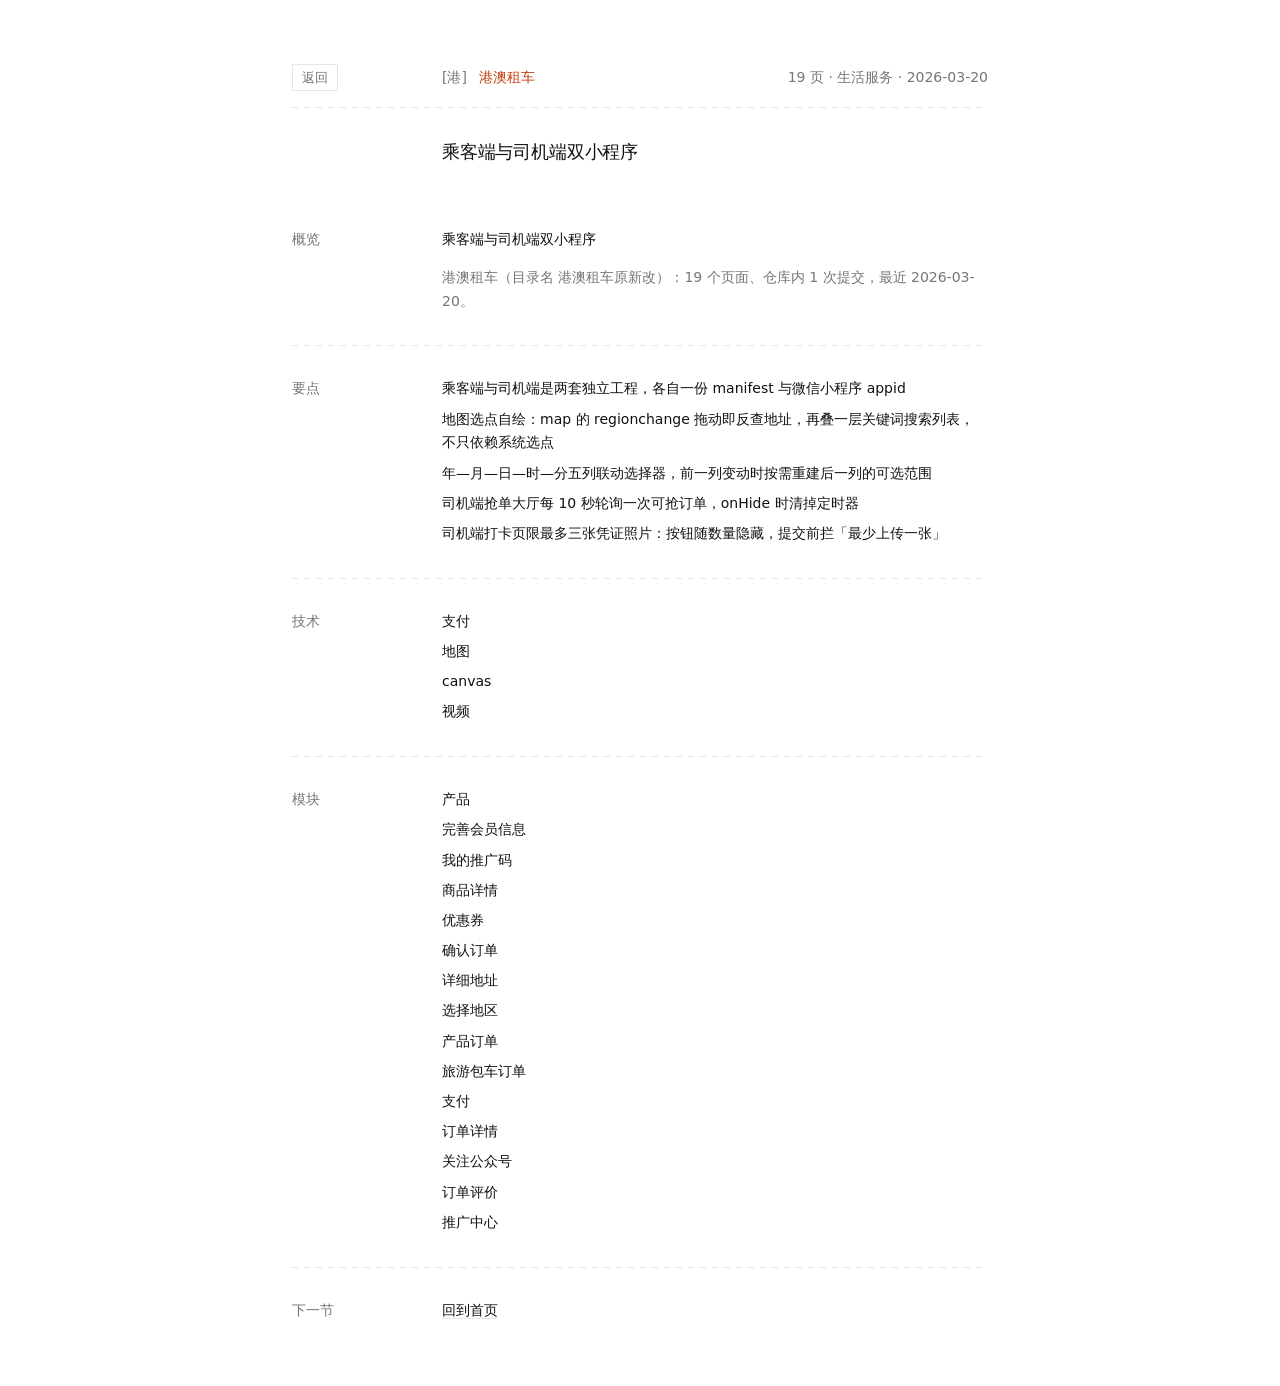
<file: case/gangao-rentcar.html>
<!-- GENERATED BY scripts/build.js — 请勿手改 -->
<!DOCTYPE html>
<html lang="zh-CN">
<head>
<meta charset="UTF-8">
<meta name="viewport" content="width=device-width, initial-scale=1">
<meta name="description" content="乘客端与司机端双小程序">
<title>港澳租车 | 乘客端与司机端双小程序</title>
<link rel="icon" href="../img/favicon.png">
<link rel="stylesheet" href="../css/style.css">
</head>
<body class="case-study c-gangao-rentcar">

<div class="cs-head">
<a class="back" href="../index.html">返回</a>
<div class="cs-line"><span class="cs-key">[港]</span><span class="cs-company">港澳租车</span>
<span class="cs-meta">19 页 · 生活服务 · 2026-03-20</span></div>
</div>
<hr class="dashed">
<main>
<h1 class="cs-title">乘客端与司机端双小程序</h1>
<section class="row"><h2>概览</h2><div><p>乘客端与司机端双小程序</p><p class="muted">港澳租车（目录名 港澳租车原新改）：19 个页面、仓库内 1 次提交，最近 2026-03-20。</p></div></section>
<section class="row"><h2>要点</h2><div><ul class="plain"><li><span>乘客端与司机端是两套独立工程，各自一份 manifest 与微信小程序 appid</span><span class="muted"></span></li><li><span>地图选点自绘：map 的 regionchange 拖动即反查地址，再叠一层关键词搜索列表，不只依赖系统选点</span><span class="muted"></span></li><li><span>年—月—日—时—分五列联动选择器，前一列变动时按需重建后一列的可选范围</span><span class="muted"></span></li><li><span>司机端抢单大厅每 10 秒轮询一次可抢订单，onHide 时清掉定时器</span><span class="muted"></span></li><li><span>司机端打卡页限最多三张凭证照片：按钮随数量隐藏，提交前拦「最少上传一张」</span><span class="muted"></span></li></ul></div></section>
<section class="row"><h2>技术</h2><div><ul class="plain"><li><span>支付</span><span class="muted"></span></li><li><span>地图</span><span class="muted"></span></li><li><span>canvas</span><span class="muted"></span></li><li><span>视频</span><span class="muted"></span></li></ul></div></section>
<section class="row"><h2>模块</h2><div><ul class="plain"><li><span>产品</span><span class="muted"></span></li><li><span>完善会员信息</span><span class="muted"></span></li><li><span>我的推广码</span><span class="muted"></span></li><li><span>商品详情</span><span class="muted"></span></li><li><span>优惠券</span><span class="muted"></span></li><li><span>确认订单</span><span class="muted"></span></li><li><span>详细地址</span><span class="muted"></span></li><li><span>选择地区</span><span class="muted"></span></li><li><span>产品订单</span><span class="muted"></span></li><li><span>旅游包车订单</span><span class="muted"></span></li><li><span>支付</span><span class="muted"></span></li><li><span>订单详情</span><span class="muted"></span></li><li><span>关注公众号</span><span class="muted"></span></li><li><span>订单评价</span><span class="muted"></span></li><li><span>推广中心</span><span class="muted"></span></li></ul></div></section>
<section class="row"><h2>下一节</h2><div><p><a class="ul" href="../index.html">回到首页</a></p></div></section>
</main>

</body>
</html>
</file>
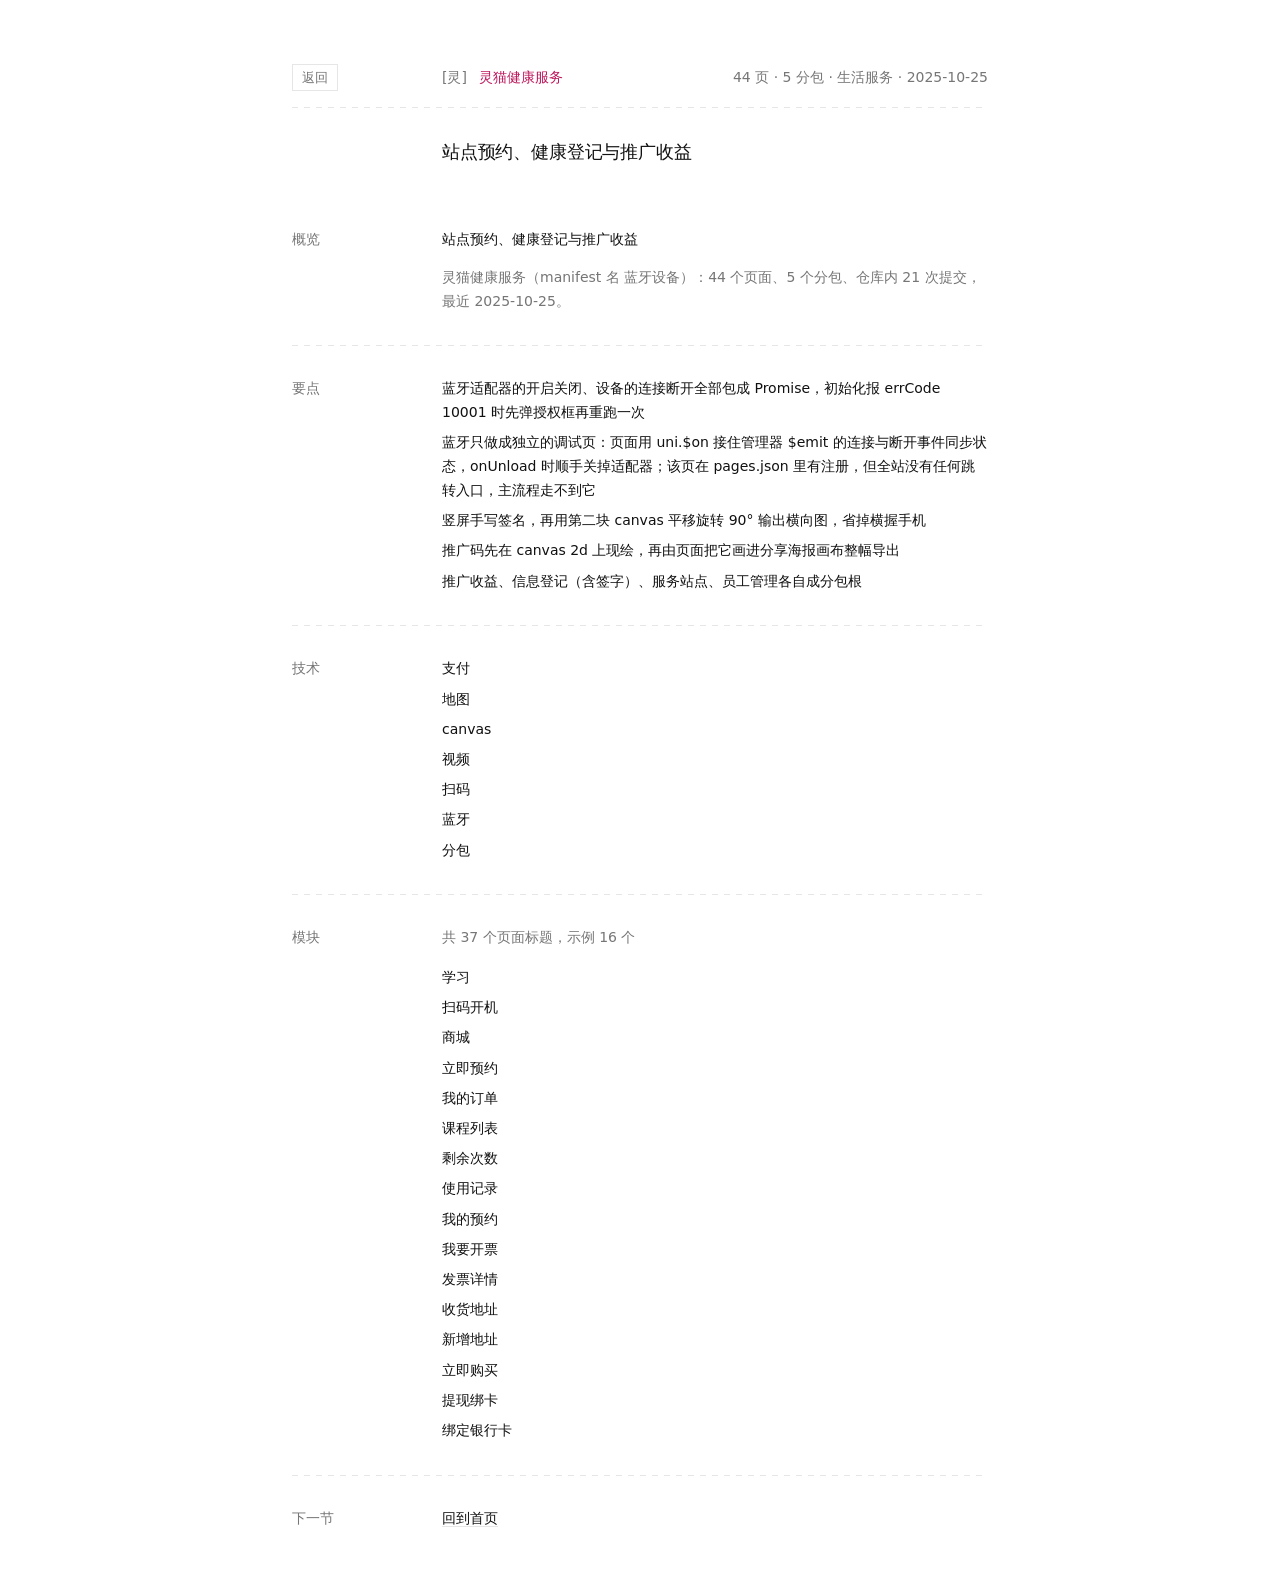
<file: case/lingmao-health.html>
<!-- GENERATED BY scripts/build.js — 请勿手改 -->
<!DOCTYPE html>
<html lang="zh-CN">
<head>
<meta charset="UTF-8">
<meta name="viewport" content="width=device-width, initial-scale=1">
<meta name="description" content="站点预约、健康登记与推广收益">
<title>灵猫健康服务 | 站点预约、健康登记与推广收益</title>
<link rel="icon" href="../img/favicon.png">
<link rel="stylesheet" href="../css/style.css">
</head>
<body class="case-study c-lingmao-health">

<div class="cs-head">
<a class="back" href="../index.html">返回</a>
<div class="cs-line"><span class="cs-key">[灵]</span><span class="cs-company">灵猫健康服务</span>
<span class="cs-meta">44 页 · 5 分包 · 生活服务 · 2025-10-25</span></div>
</div>
<hr class="dashed">
<main>
<h1 class="cs-title">站点预约、健康登记与推广收益</h1>
<section class="row"><h2>概览</h2><div><p>站点预约、健康登记与推广收益</p><p class="muted">灵猫健康服务（manifest 名 蓝牙设备）：44 个页面、5 个分包、仓库内 21 次提交，最近 2025-10-25。</p></div></section>
<section class="row"><h2>要点</h2><div><ul class="plain"><li><span>蓝牙适配器的开启关闭、设备的连接断开全部包成 Promise，初始化报 errCode 10001 时先弹授权框再重跑一次</span><span class="muted"></span></li><li><span>蓝牙只做成独立的调试页：页面用 uni.$on 接住管理器 $emit 的连接与断开事件同步状态，onUnload 时顺手关掉适配器；该页在 pages.json 里有注册，但全站没有任何跳转入口，主流程走不到它</span><span class="muted"></span></li><li><span>竖屏手写签名，再用第二块 canvas 平移旋转 90° 输出横向图，省掉横握手机</span><span class="muted"></span></li><li><span>推广码先在 canvas 2d 上现绘，再由页面把它画进分享海报画布整幅导出</span><span class="muted"></span></li><li><span>推广收益、信息登记（含签字）、服务站点、员工管理各自成分包根</span><span class="muted"></span></li></ul></div></section>
<section class="row"><h2>技术</h2><div><ul class="plain"><li><span>支付</span><span class="muted"></span></li><li><span>地图</span><span class="muted"></span></li><li><span>canvas</span><span class="muted"></span></li><li><span>视频</span><span class="muted"></span></li><li><span>扫码</span><span class="muted"></span></li><li><span>蓝牙</span><span class="muted"></span></li><li><span>分包</span><span class="muted"></span></li></ul></div></section>
<section class="row"><h2>模块</h2><div><p class="stats">共 37 个页面标题，示例 16 个</p><ul class="plain"><li><span>学习</span><span class="muted"></span></li><li><span>扫码开机</span><span class="muted"></span></li><li><span>商城</span><span class="muted"></span></li><li><span>立即预约</span><span class="muted"></span></li><li><span>我的订单</span><span class="muted"></span></li><li><span>课程列表</span><span class="muted"></span></li><li><span>剩余次数</span><span class="muted"></span></li><li><span>使用记录</span><span class="muted"></span></li><li><span>我的预约</span><span class="muted"></span></li><li><span>我要开票</span><span class="muted"></span></li><li><span>发票详情</span><span class="muted"></span></li><li><span>收货地址</span><span class="muted"></span></li><li><span>新增地址</span><span class="muted"></span></li><li><span>立即购买</span><span class="muted"></span></li><li><span>提现绑卡</span><span class="muted"></span></li><li><span>绑定银行卡</span><span class="muted"></span></li></ul></div></section>
<section class="row"><h2>下一节</h2><div><p><a class="ul" href="../index.html">回到首页</a></p></div></section>
</main>

</body>
</html>
</file>
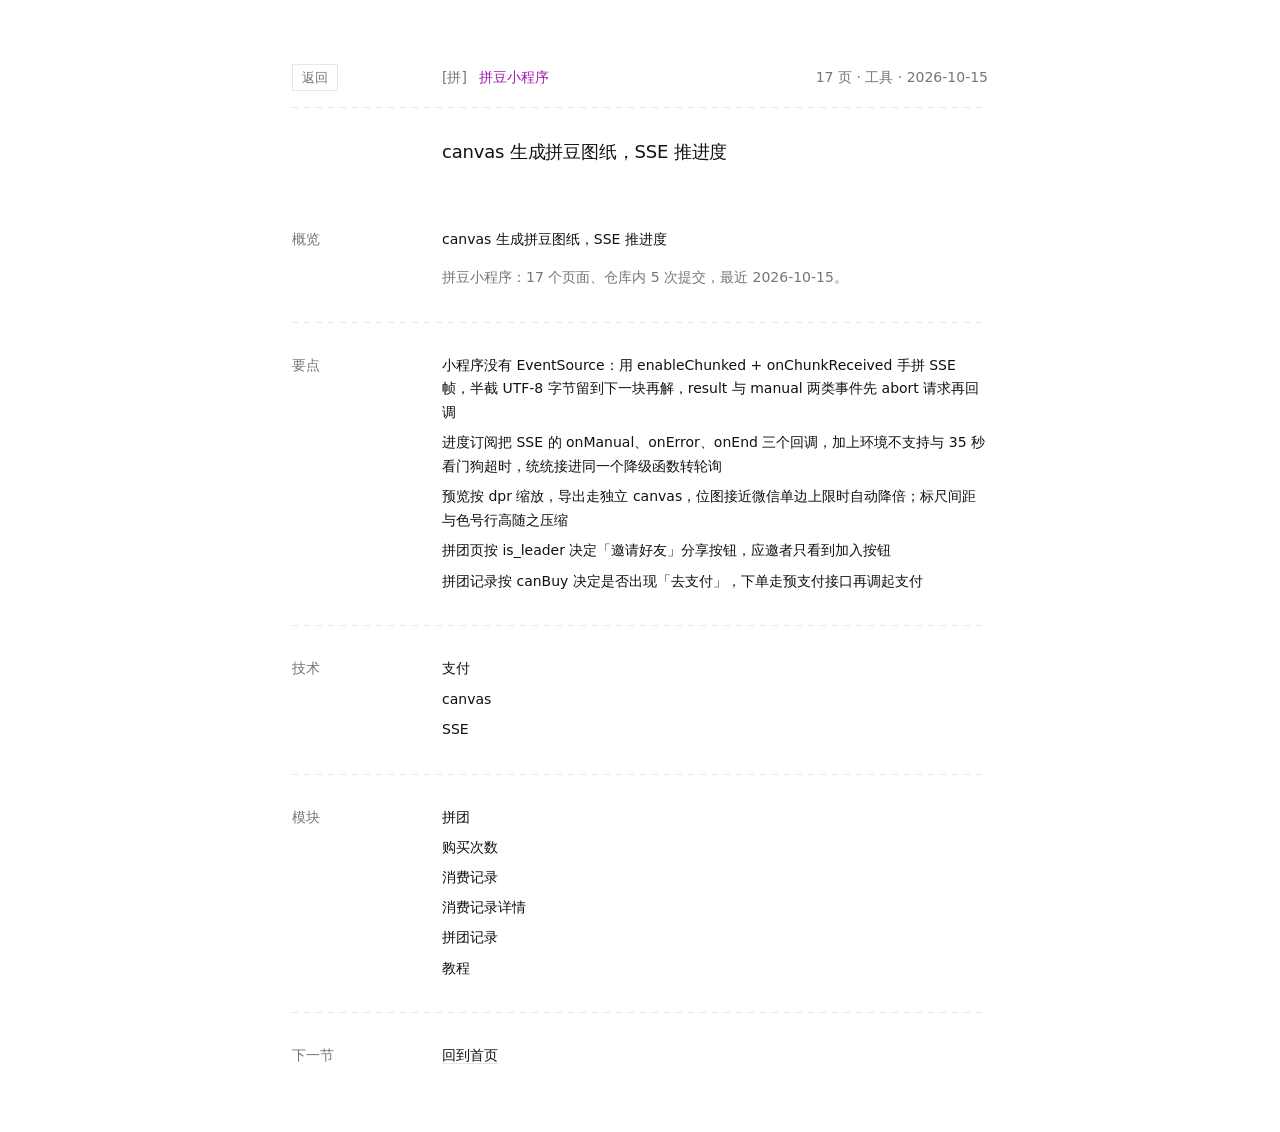
<file: case/pindou-mini.html>
<!-- GENERATED BY scripts/build.js — 请勿手改 -->
<!DOCTYPE html>
<html lang="zh-CN">
<head>
<meta charset="UTF-8">
<meta name="viewport" content="width=device-width, initial-scale=1">
<meta name="description" content="canvas 生成拼豆图纸，SSE 推进度">
<title>拼豆小程序 | canvas 生成拼豆图纸，SSE 推进度</title>
<link rel="icon" href="../img/favicon.png">
<link rel="stylesheet" href="../css/style.css">
</head>
<body class="case-study c-pindou-mini">

<div class="cs-head">
<a class="back" href="../index.html">返回</a>
<div class="cs-line"><span class="cs-key">[拼]</span><span class="cs-company">拼豆小程序</span>
<span class="cs-meta">17 页 · 工具 · 2026-10-15</span></div>
</div>
<hr class="dashed">
<main>
<h1 class="cs-title">canvas 生成拼豆图纸，SSE 推进度</h1>
<section class="row"><h2>概览</h2><div><p>canvas 生成拼豆图纸，SSE 推进度</p><p class="muted">拼豆小程序：17 个页面、仓库内 5 次提交，最近 2026-10-15。</p></div></section>
<section class="row"><h2>要点</h2><div><ul class="plain"><li><span>小程序没有 EventSource：用 enableChunked + onChunkReceived 手拼 SSE 帧，半截 UTF-8 字节留到下一块再解，result 与 manual 两类事件先 abort 请求再回调</span><span class="muted"></span></li><li><span>进度订阅把 SSE 的 onManual、onError、onEnd 三个回调，加上环境不支持与 35 秒看门狗超时，统统接进同一个降级函数转轮询</span><span class="muted"></span></li><li><span>预览按 dpr 缩放，导出走独立 canvas，位图接近微信单边上限时自动降倍；标尺间距与色号行高随之压缩</span><span class="muted"></span></li><li><span>拼团页按 is_leader 决定「邀请好友」分享按钮，应邀者只看到加入按钮</span><span class="muted"></span></li><li><span>拼团记录按 canBuy 决定是否出现「去支付」，下单走预支付接口再调起支付</span><span class="muted"></span></li></ul></div></section>
<section class="row"><h2>技术</h2><div><ul class="plain"><li><span>支付</span><span class="muted"></span></li><li><span>canvas</span><span class="muted"></span></li><li><span>SSE</span><span class="muted"></span></li></ul></div></section>
<section class="row"><h2>模块</h2><div><ul class="plain"><li><span>拼团</span><span class="muted"></span></li><li><span>购买次数</span><span class="muted"></span></li><li><span>消费记录</span><span class="muted"></span></li><li><span>消费记录详情</span><span class="muted"></span></li><li><span>拼团记录</span><span class="muted"></span></li><li><span>教程</span><span class="muted"></span></li></ul></div></section>
<section class="row"><h2>下一节</h2><div><p><a class="ul" href="../index.html">回到首页</a></p></div></section>
</main>

</body>
</html>
</file>
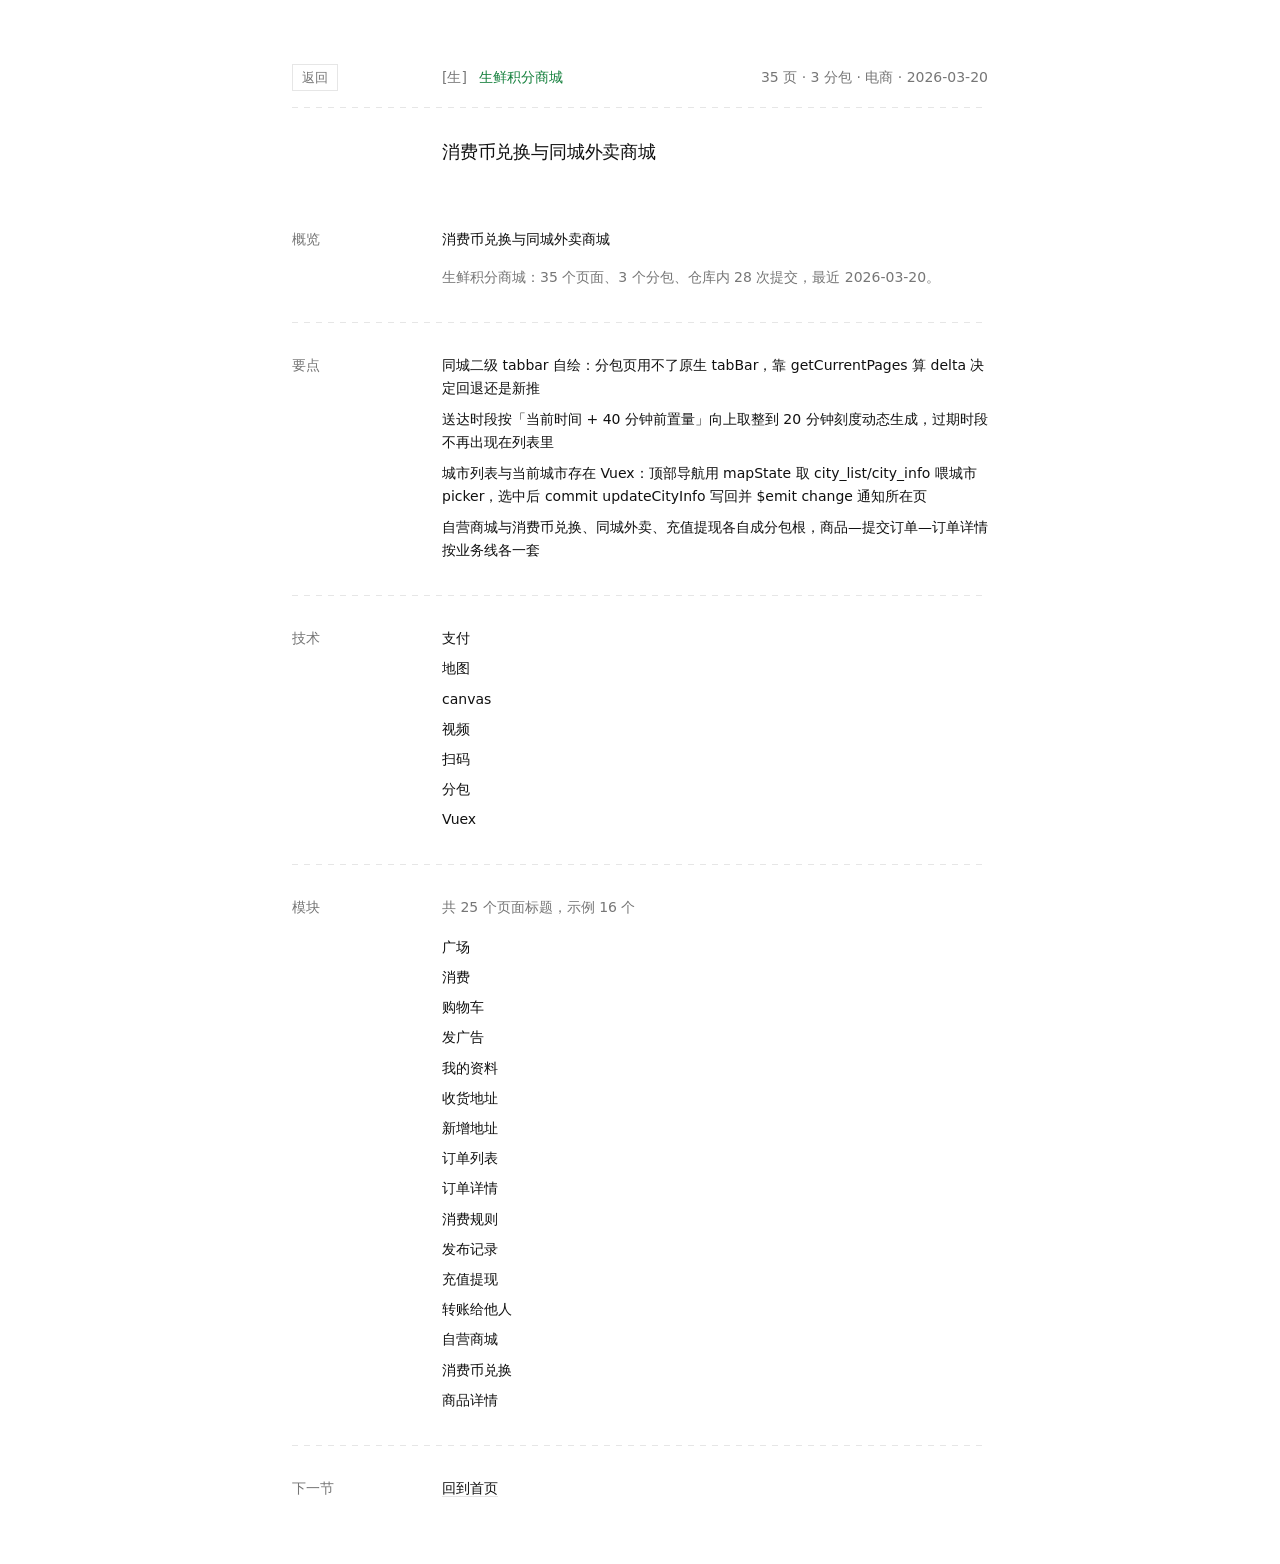
<file: case/shengxian-mall.html>
<!-- GENERATED BY scripts/build.js — 请勿手改 -->
<!DOCTYPE html>
<html lang="zh-CN">
<head>
<meta charset="UTF-8">
<meta name="viewport" content="width=device-width, initial-scale=1">
<meta name="description" content="消费币兑换与同城外卖商城">
<title>生鲜积分商城 | 消费币兑换与同城外卖商城</title>
<link rel="icon" href="../img/favicon.png">
<link rel="stylesheet" href="../css/style.css">
</head>
<body class="case-study c-shengxian-mall">

<div class="cs-head">
<a class="back" href="../index.html">返回</a>
<div class="cs-line"><span class="cs-key">[生]</span><span class="cs-company">生鲜积分商城</span>
<span class="cs-meta">35 页 · 3 分包 · 电商 · 2026-03-20</span></div>
</div>
<hr class="dashed">
<main>
<h1 class="cs-title">消费币兑换与同城外卖商城</h1>
<section class="row"><h2>概览</h2><div><p>消费币兑换与同城外卖商城</p><p class="muted">生鲜积分商城：35 个页面、3 个分包、仓库内 28 次提交，最近 2026-03-20。</p></div></section>
<section class="row"><h2>要点</h2><div><ul class="plain"><li><span>同城二级 tabbar 自绘：分包页用不了原生 tabBar，靠 getCurrentPages 算 delta 决定回退还是新推</span><span class="muted"></span></li><li><span>送达时段按「当前时间 + 40 分钟前置量」向上取整到 20 分钟刻度动态生成，过期时段不再出现在列表里</span><span class="muted"></span></li><li><span>城市列表与当前城市存在 Vuex：顶部导航用 mapState 取 city_list/city_info 喂城市 picker，选中后 commit updateCityInfo 写回并 $emit change 通知所在页</span><span class="muted"></span></li><li><span>自营商城与消费币兑换、同城外卖、充值提现各自成分包根，商品—提交订单—订单详情按业务线各一套</span><span class="muted"></span></li></ul></div></section>
<section class="row"><h2>技术</h2><div><ul class="plain"><li><span>支付</span><span class="muted"></span></li><li><span>地图</span><span class="muted"></span></li><li><span>canvas</span><span class="muted"></span></li><li><span>视频</span><span class="muted"></span></li><li><span>扫码</span><span class="muted"></span></li><li><span>分包</span><span class="muted"></span></li><li><span>Vuex</span><span class="muted"></span></li></ul></div></section>
<section class="row"><h2>模块</h2><div><p class="stats">共 25 个页面标题，示例 16 个</p><ul class="plain"><li><span>广场</span><span class="muted"></span></li><li><span>消费</span><span class="muted"></span></li><li><span>购物车</span><span class="muted"></span></li><li><span>发广告</span><span class="muted"></span></li><li><span>我的资料</span><span class="muted"></span></li><li><span>收货地址</span><span class="muted"></span></li><li><span>新增地址</span><span class="muted"></span></li><li><span>订单列表</span><span class="muted"></span></li><li><span>订单详情</span><span class="muted"></span></li><li><span>消费规则</span><span class="muted"></span></li><li><span>发布记录</span><span class="muted"></span></li><li><span>充值提现</span><span class="muted"></span></li><li><span>转账给他人</span><span class="muted"></span></li><li><span>自营商城</span><span class="muted"></span></li><li><span>消费币兑换</span><span class="muted"></span></li><li><span>商品详情</span><span class="muted"></span></li></ul></div></section>
<section class="row"><h2>下一节</h2><div><p><a class="ul" href="../index.html">回到首页</a></p></div></section>
</main>

</body>
</html>
</file>
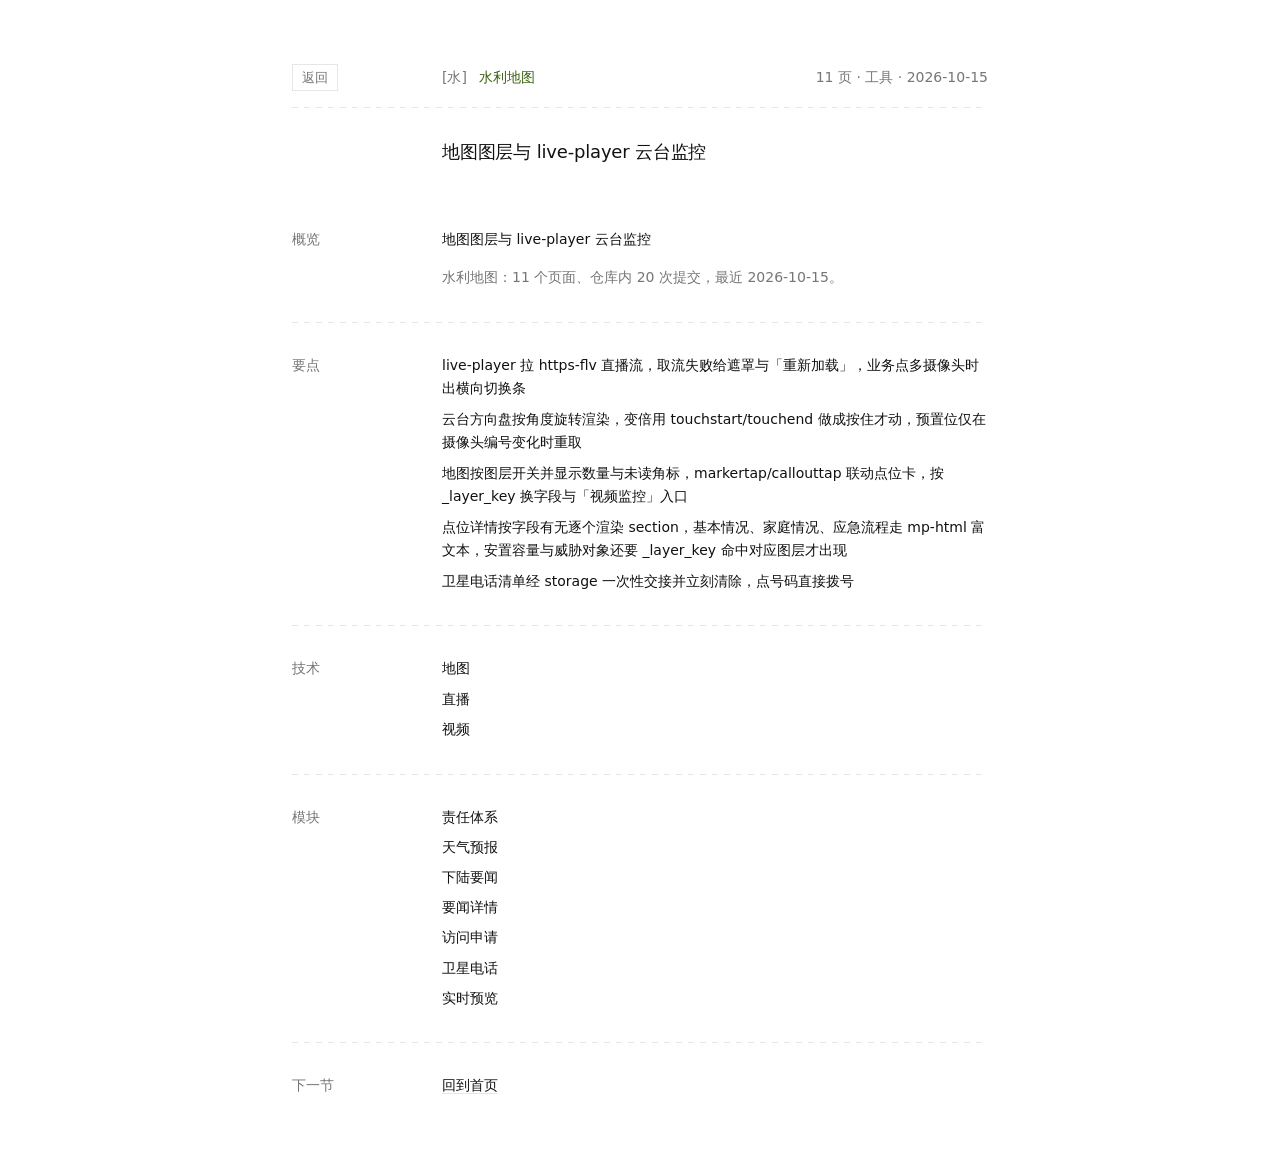
<file: case/shuili-map.html>
<!-- GENERATED BY scripts/build.js — 请勿手改 -->
<!DOCTYPE html>
<html lang="zh-CN">
<head>
<meta charset="UTF-8">
<meta name="viewport" content="width=device-width, initial-scale=1">
<meta name="description" content="地图图层与 live-player 云台监控">
<title>水利地图 | 地图图层与 live-player 云台监控</title>
<link rel="icon" href="../img/favicon.png">
<link rel="stylesheet" href="../css/style.css">
</head>
<body class="case-study c-shuili-map">

<div class="cs-head">
<a class="back" href="../index.html">返回</a>
<div class="cs-line"><span class="cs-key">[水]</span><span class="cs-company">水利地图</span>
<span class="cs-meta">11 页 · 工具 · 2026-10-15</span></div>
</div>
<hr class="dashed">
<main>
<h1 class="cs-title">地图图层与 live-player 云台监控</h1>
<section class="row"><h2>概览</h2><div><p>地图图层与 live-player 云台监控</p><p class="muted">水利地图：11 个页面、仓库内 20 次提交，最近 2026-10-15。</p></div></section>
<section class="row"><h2>要点</h2><div><ul class="plain"><li><span>live-player 拉 https-flv 直播流，取流失败给遮罩与「重新加载」，业务点多摄像头时出横向切换条</span><span class="muted"></span></li><li><span>云台方向盘按角度旋转渲染，变倍用 touchstart/touchend 做成按住才动，预置位仅在摄像头编号变化时重取</span><span class="muted"></span></li><li><span>地图按图层开关并显示数量与未读角标，markertap/callouttap 联动点位卡，按 _layer_key 换字段与「视频监控」入口</span><span class="muted"></span></li><li><span>点位详情按字段有无逐个渲染 section，基本情况、家庭情况、应急流程走 mp-html 富文本，安置容量与威胁对象还要 _layer_key 命中对应图层才出现</span><span class="muted"></span></li><li><span>卫星电话清单经 storage 一次性交接并立刻清除，点号码直接拨号</span><span class="muted"></span></li></ul></div></section>
<section class="row"><h2>技术</h2><div><ul class="plain"><li><span>地图</span><span class="muted"></span></li><li><span>直播</span><span class="muted"></span></li><li><span>视频</span><span class="muted"></span></li></ul></div></section>
<section class="row"><h2>模块</h2><div><ul class="plain"><li><span>责任体系</span><span class="muted"></span></li><li><span>天气预报</span><span class="muted"></span></li><li><span>下陆要闻</span><span class="muted"></span></li><li><span>要闻详情</span><span class="muted"></span></li><li><span>访问申请</span><span class="muted"></span></li><li><span>卫星电话</span><span class="muted"></span></li><li><span>实时预览</span><span class="muted"></span></li></ul></div></section>
<section class="row"><h2>下一节</h2><div><p><a class="ul" href="../index.html">回到首页</a></p></div></section>
</main>

</body>
</html>
</file>
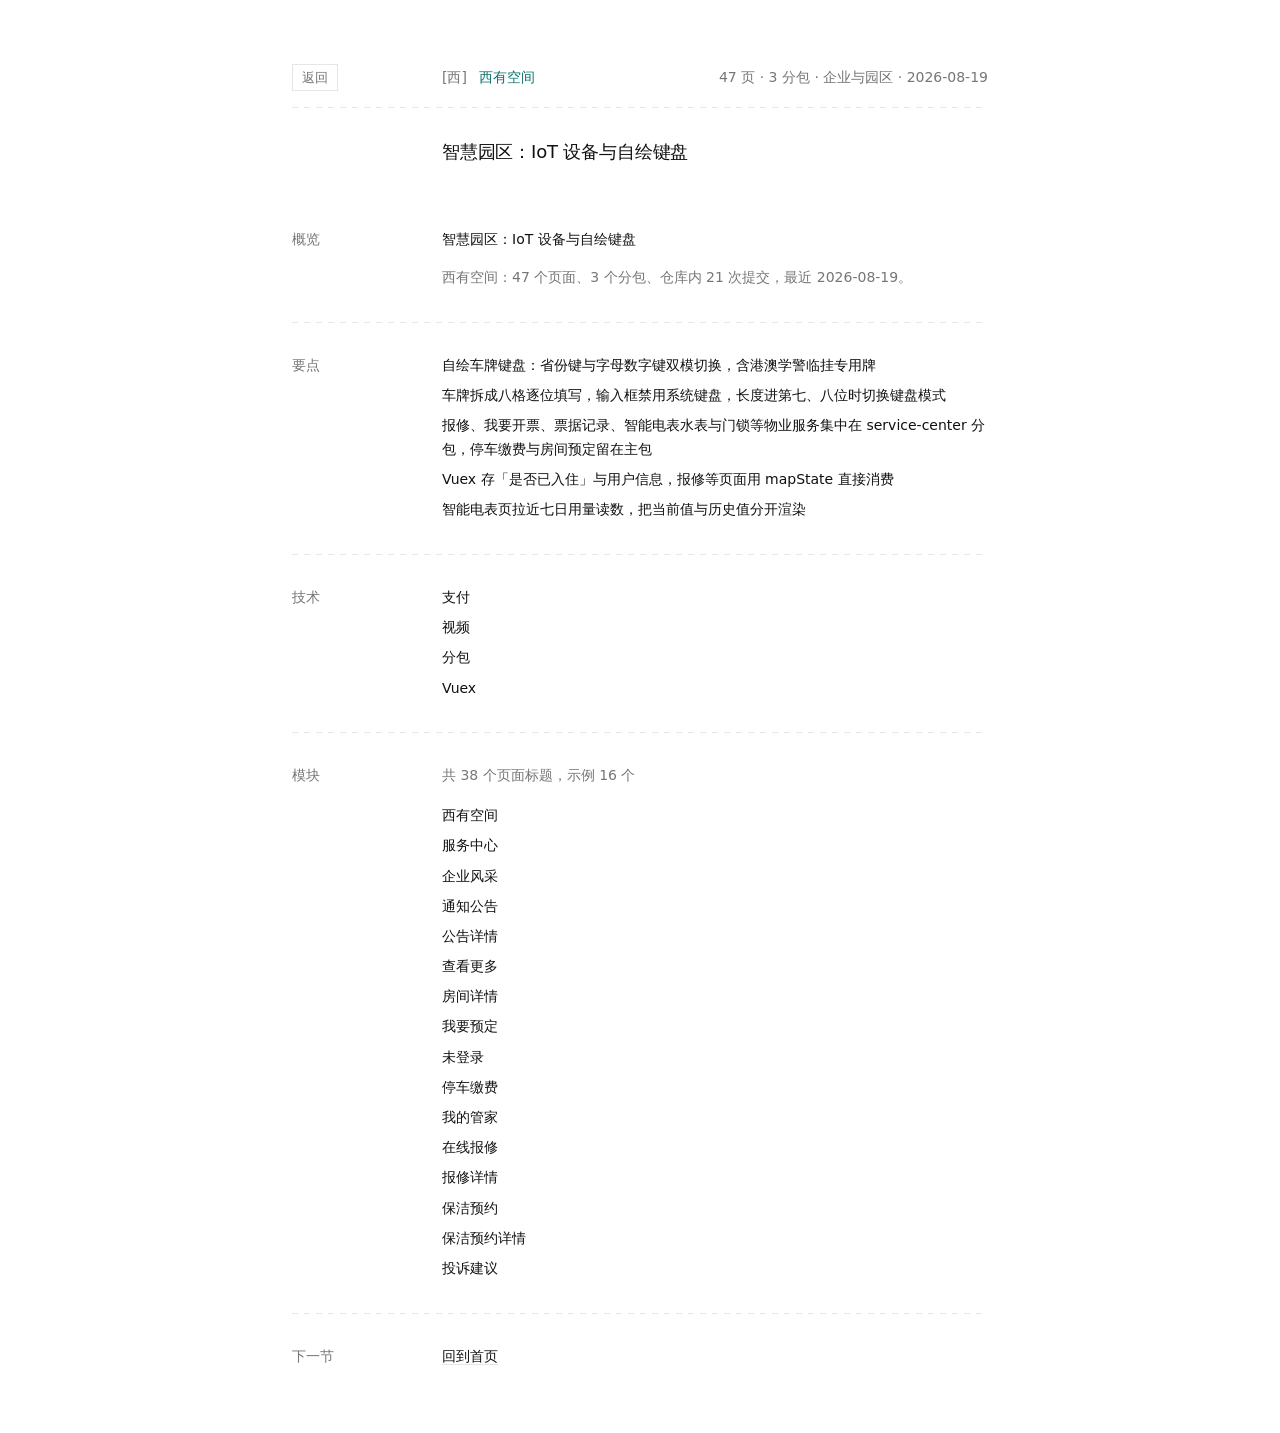
<file: case/xiyou-space.html>
<!-- GENERATED BY scripts/build.js — 请勿手改 -->
<!DOCTYPE html>
<html lang="zh-CN">
<head>
<meta charset="UTF-8">
<meta name="viewport" content="width=device-width, initial-scale=1">
<meta name="description" content="智慧园区：IoT 设备与自绘键盘">
<title>西有空间 | 智慧园区：IoT 设备与自绘键盘</title>
<link rel="icon" href="../img/favicon.png">
<link rel="stylesheet" href="../css/style.css">
</head>
<body class="case-study c-xiyou-space">

<div class="cs-head">
<a class="back" href="../index.html">返回</a>
<div class="cs-line"><span class="cs-key">[西]</span><span class="cs-company">西有空间</span>
<span class="cs-meta">47 页 · 3 分包 · 企业与园区 · 2026-08-19</span></div>
</div>
<hr class="dashed">
<main>
<h1 class="cs-title">智慧园区：IoT 设备与自绘键盘</h1>
<section class="row"><h2>概览</h2><div><p>智慧园区：IoT 设备与自绘键盘</p><p class="muted">西有空间：47 个页面、3 个分包、仓库内 21 次提交，最近 2026-08-19。</p></div></section>
<section class="row"><h2>要点</h2><div><ul class="plain"><li><span>自绘车牌键盘：省份键与字母数字键双模切换，含港澳学警临挂专用牌</span><span class="muted"></span></li><li><span>车牌拆成八格逐位填写，输入框禁用系统键盘，长度进第七、八位时切换键盘模式</span><span class="muted"></span></li><li><span>报修、我要开票、票据记录、智能电表水表与门锁等物业服务集中在 service-center 分包，停车缴费与房间预定留在主包</span><span class="muted"></span></li><li><span>Vuex 存「是否已入住」与用户信息，报修等页面用 mapState 直接消费</span><span class="muted"></span></li><li><span>智能电表页拉近七日用量读数，把当前值与历史值分开渲染</span><span class="muted"></span></li></ul></div></section>
<section class="row"><h2>技术</h2><div><ul class="plain"><li><span>支付</span><span class="muted"></span></li><li><span>视频</span><span class="muted"></span></li><li><span>分包</span><span class="muted"></span></li><li><span>Vuex</span><span class="muted"></span></li></ul></div></section>
<section class="row"><h2>模块</h2><div><p class="stats">共 38 个页面标题，示例 16 个</p><ul class="plain"><li><span>西有空间</span><span class="muted"></span></li><li><span>服务中心</span><span class="muted"></span></li><li><span>企业风采</span><span class="muted"></span></li><li><span>通知公告</span><span class="muted"></span></li><li><span>公告详情</span><span class="muted"></span></li><li><span>查看更多</span><span class="muted"></span></li><li><span>房间详情</span><span class="muted"></span></li><li><span>我要预定</span><span class="muted"></span></li><li><span>未登录</span><span class="muted"></span></li><li><span>停车缴费</span><span class="muted"></span></li><li><span>我的管家</span><span class="muted"></span></li><li><span>在线报修</span><span class="muted"></span></li><li><span>报修详情</span><span class="muted"></span></li><li><span>保洁预约</span><span class="muted"></span></li><li><span>保洁预约详情</span><span class="muted"></span></li><li><span>投诉建议</span><span class="muted"></span></li></ul></div></section>
<section class="row"><h2>下一节</h2><div><p><a class="ul" href="../index.html">回到首页</a></p></div></section>
</main>

</body>
</html>
</file>
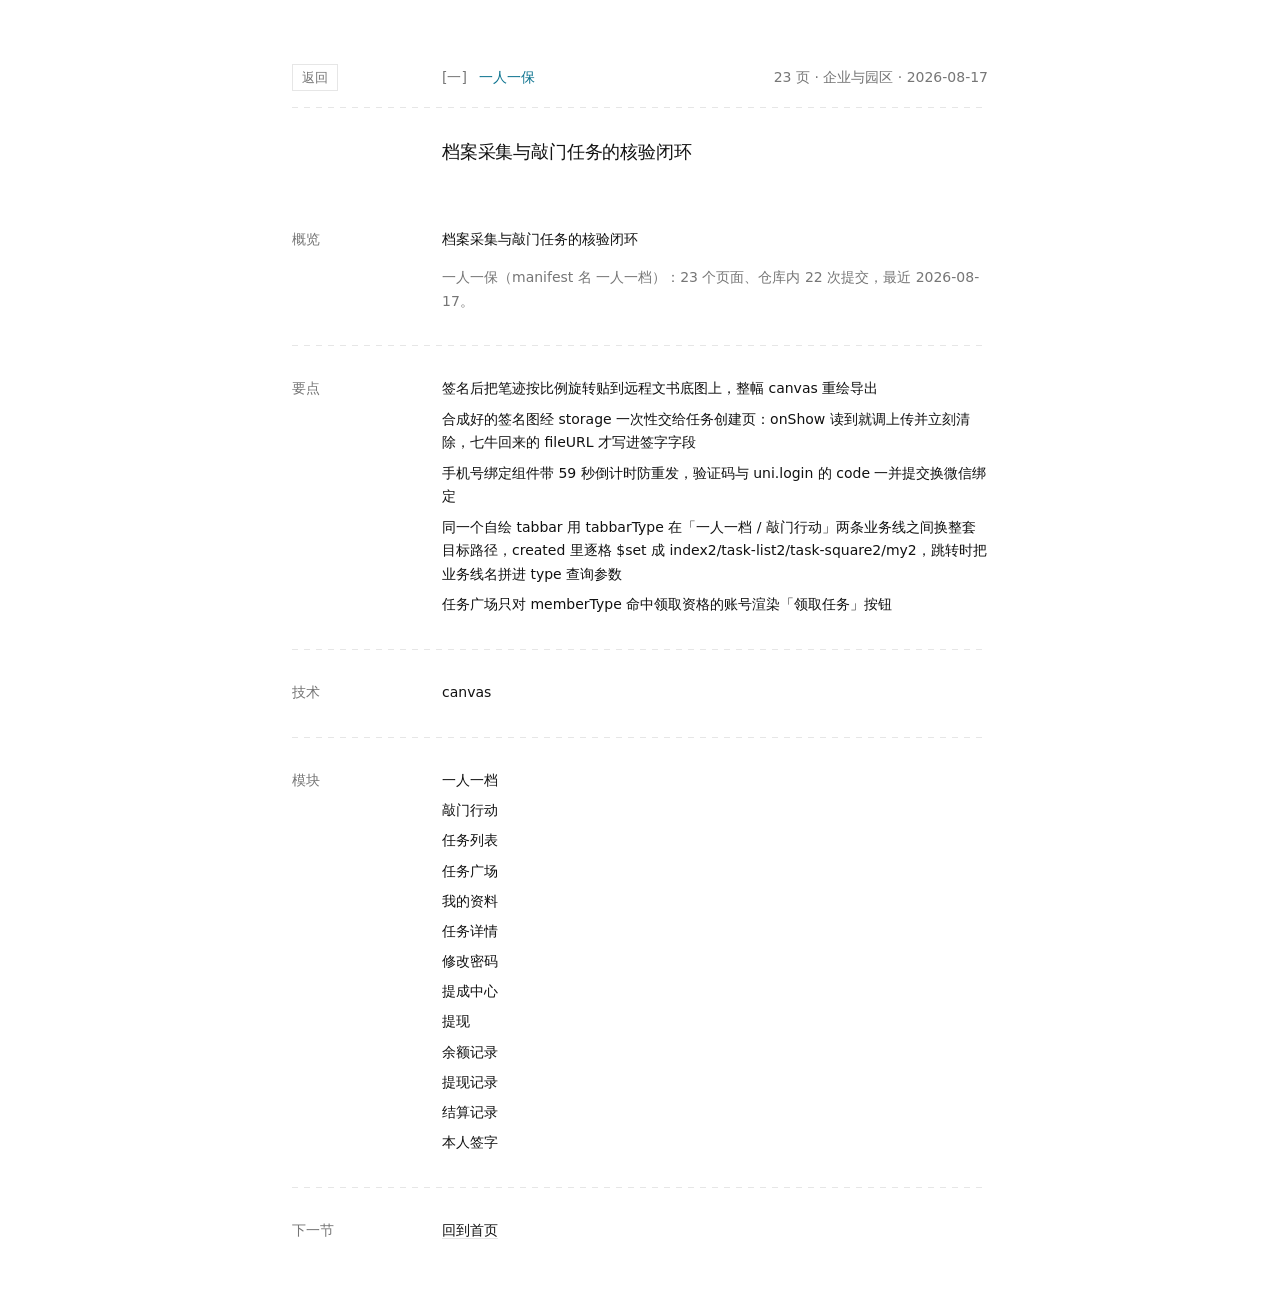
<file: case/yiren-yibao.html>
<!-- GENERATED BY scripts/build.js — 请勿手改 -->
<!DOCTYPE html>
<html lang="zh-CN">
<head>
<meta charset="UTF-8">
<meta name="viewport" content="width=device-width, initial-scale=1">
<meta name="description" content="档案采集与敲门任务的核验闭环">
<title>一人一保 | 档案采集与敲门任务的核验闭环</title>
<link rel="icon" href="../img/favicon.png">
<link rel="stylesheet" href="../css/style.css">
</head>
<body class="case-study c-yiren-yibao">

<div class="cs-head">
<a class="back" href="../index.html">返回</a>
<div class="cs-line"><span class="cs-key">[一]</span><span class="cs-company">一人一保</span>
<span class="cs-meta">23 页 · 企业与园区 · 2026-08-17</span></div>
</div>
<hr class="dashed">
<main>
<h1 class="cs-title">档案采集与敲门任务的核验闭环</h1>
<section class="row"><h2>概览</h2><div><p>档案采集与敲门任务的核验闭环</p><p class="muted">一人一保（manifest 名 一人一档）：23 个页面、仓库内 22 次提交，最近 2026-08-17。</p></div></section>
<section class="row"><h2>要点</h2><div><ul class="plain"><li><span>签名后把笔迹按比例旋转贴到远程文书底图上，整幅 canvas 重绘导出</span><span class="muted"></span></li><li><span>合成好的签名图经 storage 一次性交给任务创建页：onShow 读到就调上传并立刻清除，七牛回来的 fileURL 才写进签字字段</span><span class="muted"></span></li><li><span>手机号绑定组件带 59 秒倒计时防重发，验证码与 uni.login 的 code 一并提交换微信绑定</span><span class="muted"></span></li><li><span>同一个自绘 tabbar 用 tabbarType 在「一人一档 / 敲门行动」两条业务线之间换整套目标路径，created 里逐格 $set 成 index2/task-list2/task-square2/my2，跳转时把业务线名拼进 type 查询参数</span><span class="muted"></span></li><li><span>任务广场只对 memberType 命中领取资格的账号渲染「领取任务」按钮</span><span class="muted"></span></li></ul></div></section>
<section class="row"><h2>技术</h2><div><ul class="plain"><li><span>canvas</span><span class="muted"></span></li></ul></div></section>
<section class="row"><h2>模块</h2><div><ul class="plain"><li><span>一人一档</span><span class="muted"></span></li><li><span>敲门行动</span><span class="muted"></span></li><li><span>任务列表</span><span class="muted"></span></li><li><span>任务广场</span><span class="muted"></span></li><li><span>我的资料</span><span class="muted"></span></li><li><span>任务详情</span><span class="muted"></span></li><li><span>修改密码</span><span class="muted"></span></li><li><span>提成中心</span><span class="muted"></span></li><li><span>提现</span><span class="muted"></span></li><li><span>余额记录</span><span class="muted"></span></li><li><span>提现记录</span><span class="muted"></span></li><li><span>结算记录</span><span class="muted"></span></li><li><span>本人签字</span><span class="muted"></span></li></ul></div></section>
<section class="row"><h2>下一节</h2><div><p><a class="ul" href="../index.html">回到首页</a></p></div></section>
</main>

</body>
</html>
</file>
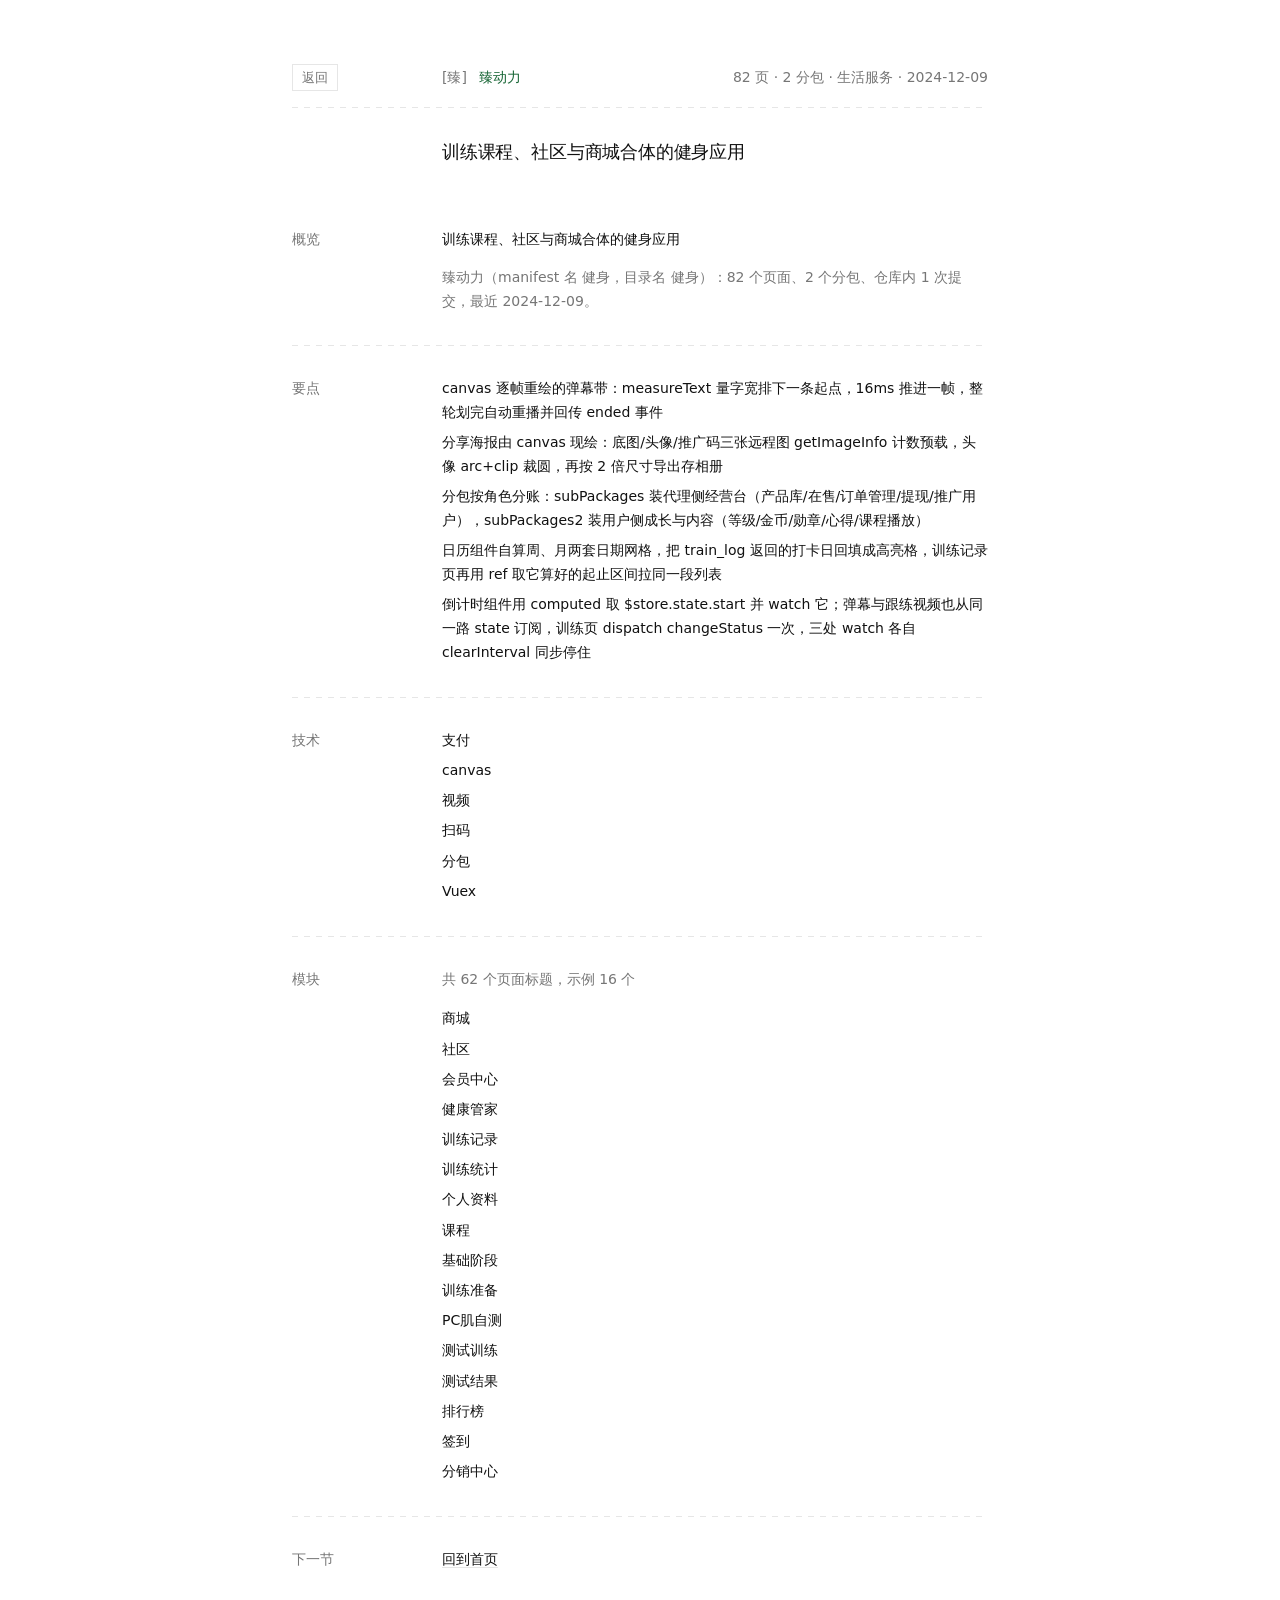
<file: case/zhendongli.html>
<!-- GENERATED BY scripts/build.js — 请勿手改 -->
<!DOCTYPE html>
<html lang="zh-CN">
<head>
<meta charset="UTF-8">
<meta name="viewport" content="width=device-width, initial-scale=1">
<meta name="description" content="训练课程、社区与商城合体的健身应用">
<title>臻动力 | 训练课程、社区与商城合体的健身应用</title>
<link rel="icon" href="../img/favicon.png">
<link rel="stylesheet" href="../css/style.css">
</head>
<body class="case-study c-zhendongli">

<div class="cs-head">
<a class="back" href="../index.html">返回</a>
<div class="cs-line"><span class="cs-key">[臻]</span><span class="cs-company">臻动力</span>
<span class="cs-meta">82 页 · 2 分包 · 生活服务 · 2024-12-09</span></div>
</div>
<hr class="dashed">
<main>
<h1 class="cs-title">训练课程、社区与商城合体的健身应用</h1>
<section class="row"><h2>概览</h2><div><p>训练课程、社区与商城合体的健身应用</p><p class="muted">臻动力（manifest 名 健身，目录名 健身）：82 个页面、2 个分包、仓库内 1 次提交，最近 2024-12-09。</p></div></section>
<section class="row"><h2>要点</h2><div><ul class="plain"><li><span>canvas 逐帧重绘的弹幕带：measureText 量字宽排下一条起点，16ms 推进一帧，整轮划完自动重播并回传 ended 事件</span><span class="muted"></span></li><li><span>分享海报由 canvas 现绘：底图/头像/推广码三张远程图 getImageInfo 计数预载，头像 arc+clip 裁圆，再按 2 倍尺寸导出存相册</span><span class="muted"></span></li><li><span>分包按角色分账：subPackages 装代理侧经营台（产品库/在售/订单管理/提现/推广用户），subPackages2 装用户侧成长与内容（等级/金币/勋章/心得/课程播放）</span><span class="muted"></span></li><li><span>日历组件自算周、月两套日期网格，把 train_log 返回的打卡日回填成高亮格，训练记录页再用 ref 取它算好的起止区间拉同一段列表</span><span class="muted"></span></li><li><span>倒计时组件用 computed 取 $store.state.start 并 watch 它；弹幕与跟练视频也从同一路 state 订阅，训练页 dispatch changeStatus 一次，三处 watch 各自 clearInterval 同步停住</span><span class="muted"></span></li></ul></div></section>
<section class="row"><h2>技术</h2><div><ul class="plain"><li><span>支付</span><span class="muted"></span></li><li><span>canvas</span><span class="muted"></span></li><li><span>视频</span><span class="muted"></span></li><li><span>扫码</span><span class="muted"></span></li><li><span>分包</span><span class="muted"></span></li><li><span>Vuex</span><span class="muted"></span></li></ul></div></section>
<section class="row"><h2>模块</h2><div><p class="stats">共 62 个页面标题，示例 16 个</p><ul class="plain"><li><span>商城</span><span class="muted"></span></li><li><span>社区</span><span class="muted"></span></li><li><span>会员中心</span><span class="muted"></span></li><li><span>健康管家</span><span class="muted"></span></li><li><span>训练记录</span><span class="muted"></span></li><li><span>训练统计</span><span class="muted"></span></li><li><span>个人资料</span><span class="muted"></span></li><li><span>课程</span><span class="muted"></span></li><li><span>基础阶段</span><span class="muted"></span></li><li><span>训练准备</span><span class="muted"></span></li><li><span>PC肌自测</span><span class="muted"></span></li><li><span>测试训练</span><span class="muted"></span></li><li><span>测试结果</span><span class="muted"></span></li><li><span>排行榜</span><span class="muted"></span></li><li><span>签到</span><span class="muted"></span></li><li><span>分销中心</span><span class="muted"></span></li></ul></div></section>
<section class="row"><h2>下一节</h2><div><p><a class="ul" href="../index.html">回到首页</a></p></div></section>
</main>

</body>
</html>
</file>
<file: css/style.css>
/* 设计系统：源自 preetsuthar.me/style.css 的 token 与版式，为中文做三处调整
   1) --label 112px → 88px（中文标签仅 2–4 字）
   2) line-height 1.6 → 1.7（汉字无降部，需更多行距）
   3) 字栈补 PingFang SC / Microsoft Yahei
   其余（760px 栏宽、14px/450、虚线规则、.index hover 整行反白、.hl/.ul）保持原样。 */

*, *::before, *::after { box-sizing: border-box; margin: 0; padding: 0; }

:root {
  --bg: #fff;
  --fg: #111;
  --muted: #767676;
  --rule: #e6e6e6;
  --label: 88px;
}

@media (prefers-color-scheme: dark) {
  :root { --bg: #0e0e0e; --fg: #ececec; --muted: #8e8e8e; --rule: #262626; }
}

.case-study { --label: 150px; }

html {
  -webkit-text-size-adjust: 100%;
  text-size-adjust: 100%;
  font-family: system-ui, -apple-system, BlinkMacSystemFont, "Segoe UI", Roboto, Oxygen, Ubuntu, Cantarell,
    "Open Sans", "Helvetica Neue", "PingFang SC", "Hiragino Sans GB", "Microsoft Yahei", sans-serif;
  tab-size: 4;
}

body {
  width: 100%;
  max-width: 760px;
  min-height: 100vh;
  margin: auto;
  padding: 4rem 2rem;
  background: var(--bg);
  color: var(--fg);
  font-size: 14px;
  font-weight: 450;
  line-height: 1.7;
  -webkit-font-smoothing: antialiased;
}

h1, h2, h3, p, li { font-size: inherit; font-weight: inherit; }
a { color: inherit; text-decoration: none; }
:focus-visible { outline: 2px solid currentColor; outline-offset: 2px; }
img, picture, svg { display: block; max-width: 100%; height: auto; }

.muted { color: var(--muted); }

.hl {
  padding: 0 0.15em;
  background: var(--fg);
  color: var(--bg);
  box-decoration-break: clone;
  -webkit-box-decoration-break: clone;
}

.ul {
  text-decoration: underline;
  text-decoration-color: var(--rule);
  text-decoration-thickness: 1px;
  text-underline-offset: 0.22em;
  transition: text-decoration-color 150ms ease-out;
}

/* 巡游鲨鱼：固定铺满视口、不吃指针、永远在正文之下。
   定位元素默认会盖在普通流之上，所以正文必须显式抬一层，否则鲨鱼会糊在字上。 */
.shark {
  position: fixed;
  inset: 0;
  z-index: 0;
  display: block;
  pointer-events: none;
}
.masthead, main { position: relative; z-index: 1; }

/* 版式：标签列 + 内容列 */
.masthead {
  display: grid;
  grid-template-columns: auto 1fr;
  column-gap: 14px;
  align-items: center;
  margin-bottom: 4rem;
  padding-left: var(--label);
}
.masthead .avatar { grid-column: 1; grid-row: 1 / span 2; }
.masthead h1, .masthead p { grid-column: 2; }
.masthead h1 { font-size: 18px; font-weight: 500; line-height: 1.3; letter-spacing: -0.01em; }
.masthead p { color: var(--muted); }
.avatar { width: 48px; height: 48px; object-fit: cover; background: var(--rule); }

.row { display: grid; grid-template-columns: var(--label) 1fr; align-items: baseline; }
.row + .row {
  margin-top: 2rem;
  padding-top: 2rem;
  background-image: linear-gradient(to right, var(--rule) 50%, transparent 50%);
  background-size: 12px 1px;
  background-repeat: repeat-x;
}
.row h2 { color: var(--muted); padding-right: 1.5rem; }
.row p + p { margin-top: 0.9rem; }

.index { list-style: none; margin: -0.45rem 0; }
.index li + li {
  background-image: linear-gradient(to right, var(--rule) 50%, transparent 50%);
  background-size: 6px 1px;
  background-repeat: repeat-x;
}
.index a, .index .cell {
  display: grid;
  grid-template-columns: 2.25rem 8.5rem 1fr auto;
  gap: 0 1rem;
  align-items: baseline;
  margin: 0 -0.5rem;
  padding: 0.45rem 0.5rem;
}
.num, .role, .group { color: var(--muted); font-variant-numeric: tabular-nums; }
.role { text-align: right; white-space: nowrap; }
.client { color: var(--accent); }

.plain { list-style: none; }
.plain li { display: flex; flex-wrap: wrap; justify-content: space-between; gap: 0 1rem; }
.plain li + li { margin-top: 0.4rem; }

.group { margin: 1.6rem 0 0.4rem; }
.group:first-child { margin-top: 0; }
.stats { color: var(--muted); margin-bottom: 1rem; }

@media (hover: hover) and (pointer: fine) {
  .index a:hover { background: var(--accent); color: var(--bg); }
  .index a:hover .num, .index a:hover .client, .index a:hover .title, .index a:hover .role { color: inherit; }
  .ul:hover { text-decoration-color: currentColor; }
  .back:hover { color: var(--fg); }
}

/* 详情页 */
.case-study .masthead, .cs-title { padding-left: var(--label); }
.cs-head { display: grid; grid-template-columns: var(--label) 1fr; align-items: baseline; margin-bottom: 1rem; }
.back {
  justify-self: start;
  padding: 0.1rem 0.55rem;
  border: 1px solid var(--rule);
  color: var(--muted);
  font-size: 13px;
}
/* 中文项目名/ISO 日期在窄屏需要整项换行，不能按字/连字符断行；宽屏放得下时 wrap 不改变任何几何 */
.cs-line { display: flex; flex-wrap: wrap; align-items: baseline; gap: 0.75rem; }
.cs-key { color: var(--muted); }
.cs-company { color: var(--accent); }
.cs-meta { margin-left: auto; color: var(--muted); text-align: right; }
hr.dashed {
  height: 1px;
  margin: 0 0 2rem;
  border: 0;
  background-image: linear-gradient(to right, var(--rule) 50%, transparent 50%);
  background-size: 12px 1px;
}
.case-study h1 { margin-bottom: 4rem; font-size: 18px; font-weight: 500; line-height: 1.3; letter-spacing: -0.01em; }

/* 每个精选项目的 accent */
.c-feiying-media { --accent: #b45309; }
.c-xiyou-space { --accent: #0f766e; }
.c-shengxian-mall { --accent: #15803d; }
.c-lingmao-health { --accent: #be185d; }
.c-zhendongli { --accent: #166534; }
.c-ershoufang-wangqian { --accent: #1d4ed8; }
.c-yiren-yibao { --accent: #0e7490; }
.c-gangao-rentcar { --accent: #c2410c; }
.c-pindou-mini { --accent: #a21caf; }
.c-shuili-map { --accent: #3f6212; }

@media (prefers-color-scheme: dark) {
  .c-feiying-media { --accent: #fbbf24; }
  .c-xiyou-space { --accent: #2dd4bf; }
  .c-shengxian-mall { --accent: #4ade80; }
  .c-lingmao-health { --accent: #f472b6; }
  .c-zhendongli { --accent: #86efac; }
  .c-ershoufang-wangqian { --accent: #60a5fa; }
  .c-yiren-yibao { --accent: #22d3ee; }
  .c-gangao-rentcar { --accent: #fb923c; }
  .c-pindou-mini { --accent: #e879f9; }
  .c-shuili-map { --accent: #a3e635; }
}

@media (prefers-reduced-motion: reduce) {
  .shark { display: none; }
}

@media (max-width: 640px) {
  :root, .case-study { --label: 0px; }
  body { padding: 3.5rem 1rem 3rem; }
  .masthead { margin-bottom: 3rem; }
  .row { grid-template-columns: 1fr; gap: 0.4rem; }
  .row h2 { padding-right: 0; }
  /* 窄屏轨道调换：client 用 auto 保住自身宽度，meta 用 1fr 自行折行，
     否则长中文 meta（nowrap）会把 client 挤到 46px / 6 行（C4）。 */
  .index a, .index .cell { grid-template-columns: 2.25rem auto 1fr; }
  .index .title { grid-column: 2 / -1; color: var(--muted); }
  .index .role { grid-column: 3; grid-row: 1; min-width: 0; white-space: normal; }
  .cs-head { grid-template-columns: 1fr; gap: 2rem; }
  .case-study h1 { margin-bottom: 2.5rem; font-size: 17px; }
}

@media print {
  :root { --bg: #fff; --fg: #111; --muted: #555; --rule: #bbb; }
  .case-study { --label: 150px; }
  body { padding: 0; max-width: none; font-size: 12px; }
  .row + .row, .index li + li, hr.dashed { background-image: none; border-top: 1px solid var(--rule); }
  .client, .cs-company { color: var(--fg); }
  .index a { color: var(--fg); }
  .back { display: none; }
  .shark { display: none; }
}
</file>
